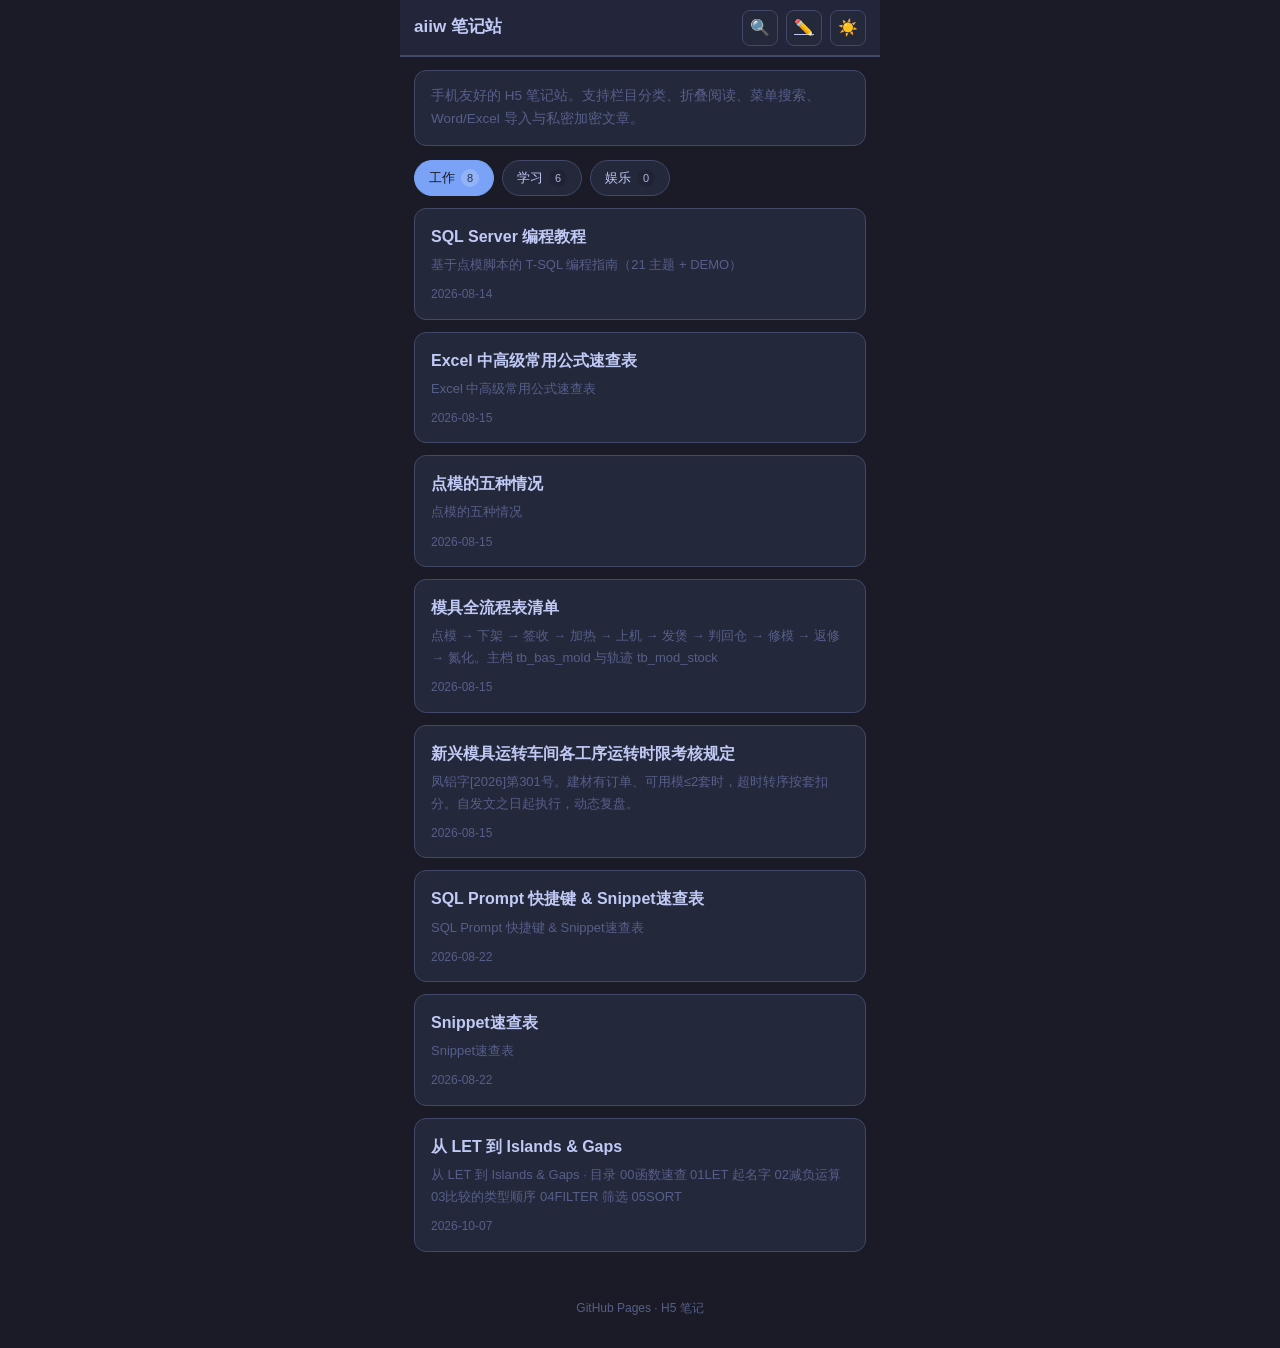
<file: index.html>
<!DOCTYPE html>
<html lang="zh-CN" data-theme="dark">
<head>
  <meta charset="UTF-8" />
  <meta name="viewport" content="width=device-width, initial-scale=1.0, maximum-scale=1.0, user-scalable=no" />
  <title>笔记内容站</title>
  <link rel="stylesheet" href="assets/theme.css?v=20260814b" />
</head>
<body>
  <header class="header">
    <h1 id="site-title">笔记内容站</h1>
    <div class="header-actions">
      <button class="header-btn" id="search-toggle" onclick="toggleSearch()" title="搜索">🔍</button>
      <a class="header-btn" href="admin/" title="管理">✏️</a>
      <button class="header-btn" id="theme-toggle" onclick="toggleTheme()">🌙</button>
    </div>
  </header>
  <div class="search-box" id="search-box">
    <input class="search-input" id="search-input" placeholder="搜索当前栏目…" oninput="filterMenu(this.value)" />
  </div>
  <div class="container">
    <div class="intro-card" id="site-intro">加载菜单中…</div>
    <div class="cat-tabs" id="cat-tabs"></div>
    <div id="menu-list"></div>
    <div id="menu-empty" class="intro-card hidden">该栏目暂无笔记</div>
  </div>
  <div class="footer">GitHub Pages · H5 笔记</div>
  <script src="assets/reader.js?v=20260814b"></script>
  <script>
    let menuItems = [];
    let categories = [];
    let activeCat = "";
    const CAT_KEY = "notes-h5-active-cat";

    function defaultCategories() {
      return [
        { id: "work", name: "工作", order: 1 },
        { id: "study", name: "学习", order: 2 },
        { id: "fun", name: "娱乐", order: 3 }
      ];
    }

    function resolveCategories(menu) {
      let cats = (menu.categories || []).slice().sort((a, b) => (a.order || 0) - (b.order || 0));
      if (!cats.length) cats = defaultCategories();
      return cats;
    }

    function switchCategory(id) {
      activeCat = id;
      localStorage.setItem(CAT_KEY, id);
      renderTabs();
      renderList();
      const input = document.getElementById("search-input");
      if (input) filterMenu(input.value || "");
    }

    function renderTabs() {
      const box = document.getElementById("cat-tabs");
      if (!box) return;
      box.innerHTML = categories.map((c) => {
        const count = menuItems.filter((x) => (x.category || categories[0].id) === c.id).length;
        return `<button type="button" class="cat-tab ${c.id === activeCat ? "active" : ""}" onclick="switchCategory('${c.id}')">${c.name}<span class="cat-count">${count}</span></button>`;
      }).join("");
    }

    function renderList() {
      const list = document.getElementById("menu-list");
      const filtered = menuItems.filter((x) => (x.category || (categories[0] && categories[0].id)) === activeCat);
      if (!filtered.length) {
        list.innerHTML = "";
        const empty = document.getElementById("menu-empty");
        empty.classList.remove("hidden");
        empty.textContent = "该栏目暂无笔记";
        return;
      }
      document.getElementById("menu-empty").classList.add("hidden");
      list.innerHTML = filtered.map((it) => {
        const search = [it.title, it.desc, it.id].filter(Boolean).join(" ");
        const lock = it.private ? " 🔒" : "";
        return `
          <div class="menu-card post-card" data-search="${String(search).replace(/"/g, "&quot;")}">
            <a href="post.html?id=${encodeURIComponent(it.id)}">
              <div class="menu-title">${it.title || it.id}${lock}</div>
              <div class="menu-desc">${it.desc || ""}</div>
              <div class="menu-meta">${it.updated || ""}${it.private ? " · 私密" : ""}</div>
            </a>
          </div>`;
      }).join("");
    }

    window.filterMenu = function (q) {
      q = (q || "").trim().toLowerCase();
      const cards = document.querySelectorAll("#menu-list .menu-card");
      let shown = 0;
      cards.forEach((el) => {
        const hay = (el.getAttribute("data-search") || "").toLowerCase();
        const ok = !q || hay.includes(q);
        el.classList.toggle("hidden", !ok);
        if (ok) shown++;
      });
      const empty = document.getElementById("menu-empty");
      if (empty) {
        const hasCards = cards.length > 0;
        empty.classList.toggle("hidden", shown > 0 || !hasCards);
        if (hasCards && shown === 0) empty.textContent = "没有匹配的笔记";
        else if (!hasCards) empty.textContent = "该栏目暂无笔记";
      }
    };

    async function boot() {
      try {
        const menu = await loadJSON("content/menu.json");
        document.getElementById("site-title").textContent = menu.siteTitle || "笔记内容站";
        document.getElementById("site-intro").textContent = menu.siteIntro || "";
        categories = resolveCategories(menu);
        menuItems = (menu.items || []).filter((x) => x.enabled !== false);
        const saved = localStorage.getItem(CAT_KEY);
        activeCat = (saved && categories.some((c) => c.id === saved))
          ? saved
          : ((categories[0] && categories[0].id) || "study");
        if (!menuItems.length) {
          document.getElementById("menu-list").innerHTML = '<div class="intro-card">还没有内容，请打开右上角管理后台发布。</div>';
          document.getElementById("cat-tabs").innerHTML = "";
          return;
        }
        renderTabs();
        renderList();
      } catch (e) {
        document.getElementById("site-intro").textContent = "菜单加载失败：" + e.message;
      }
    }
    boot();
  </script>
</body>
</html>
</file>
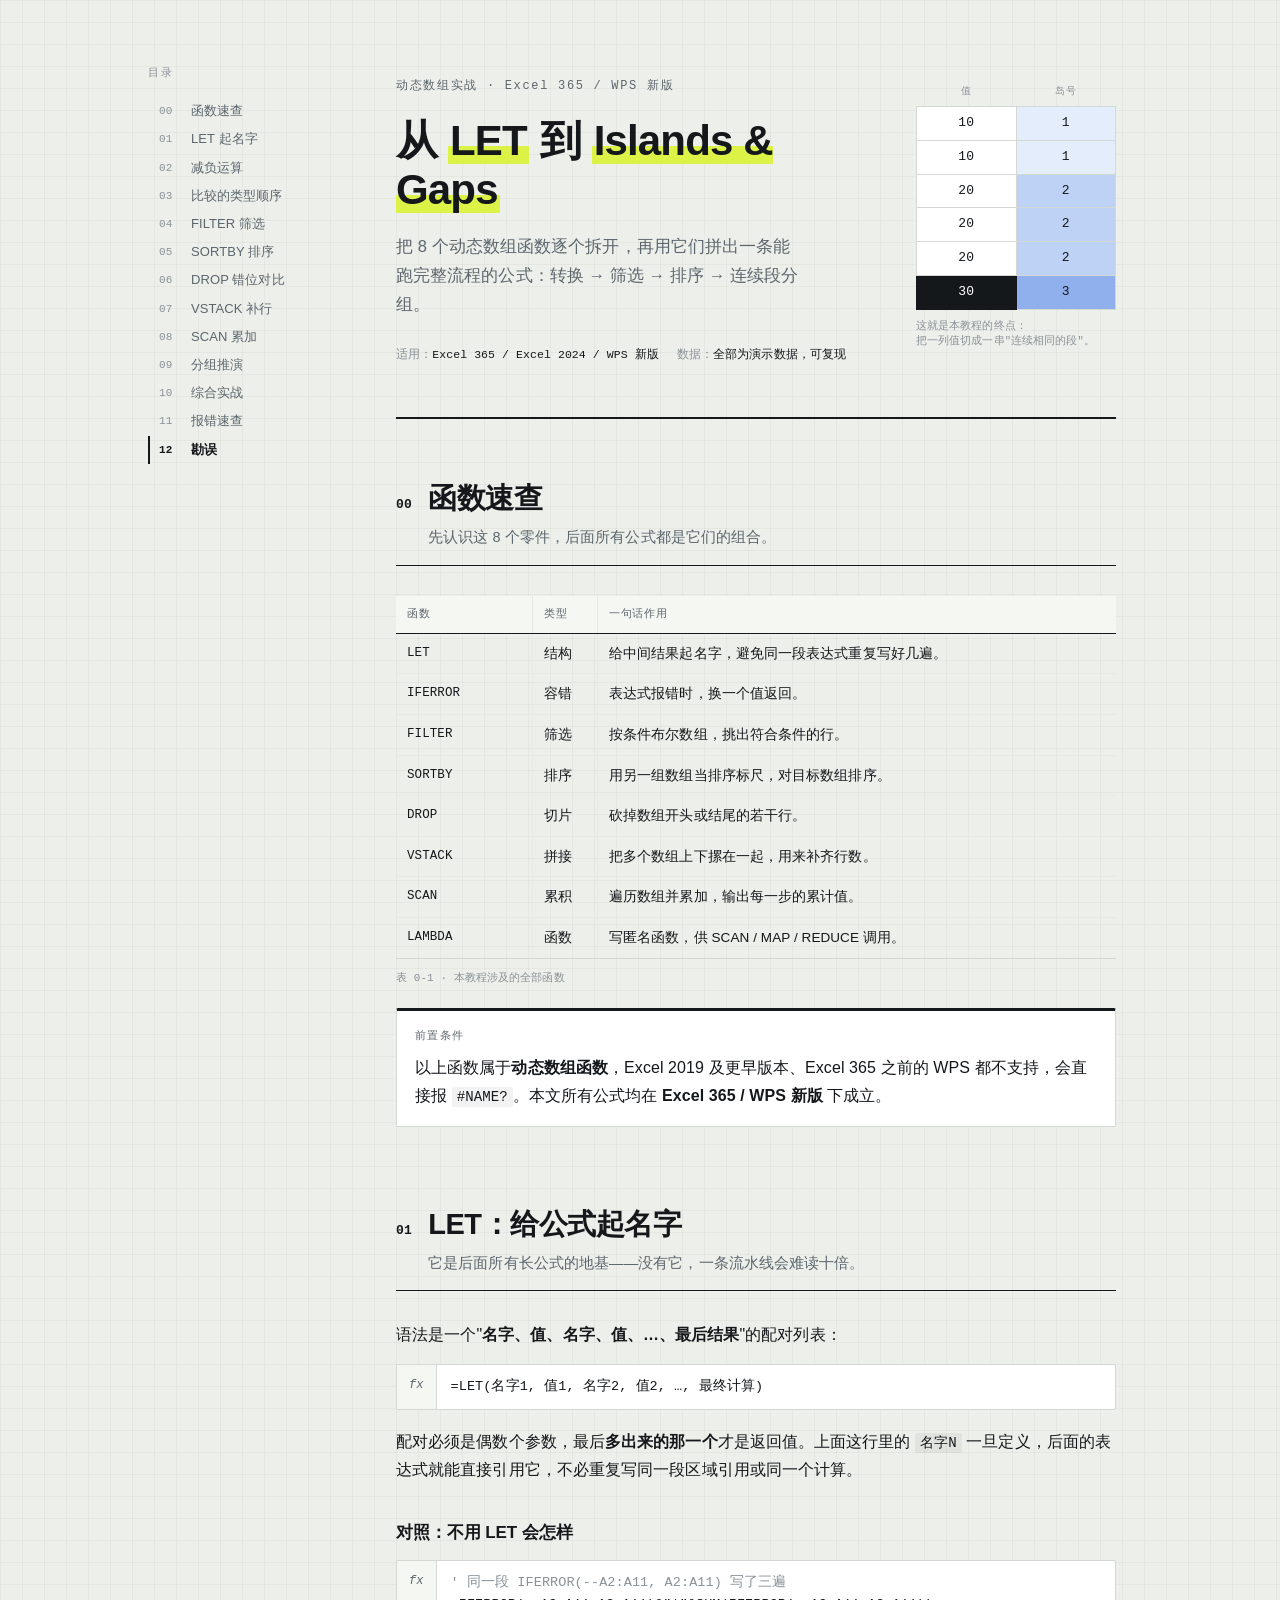
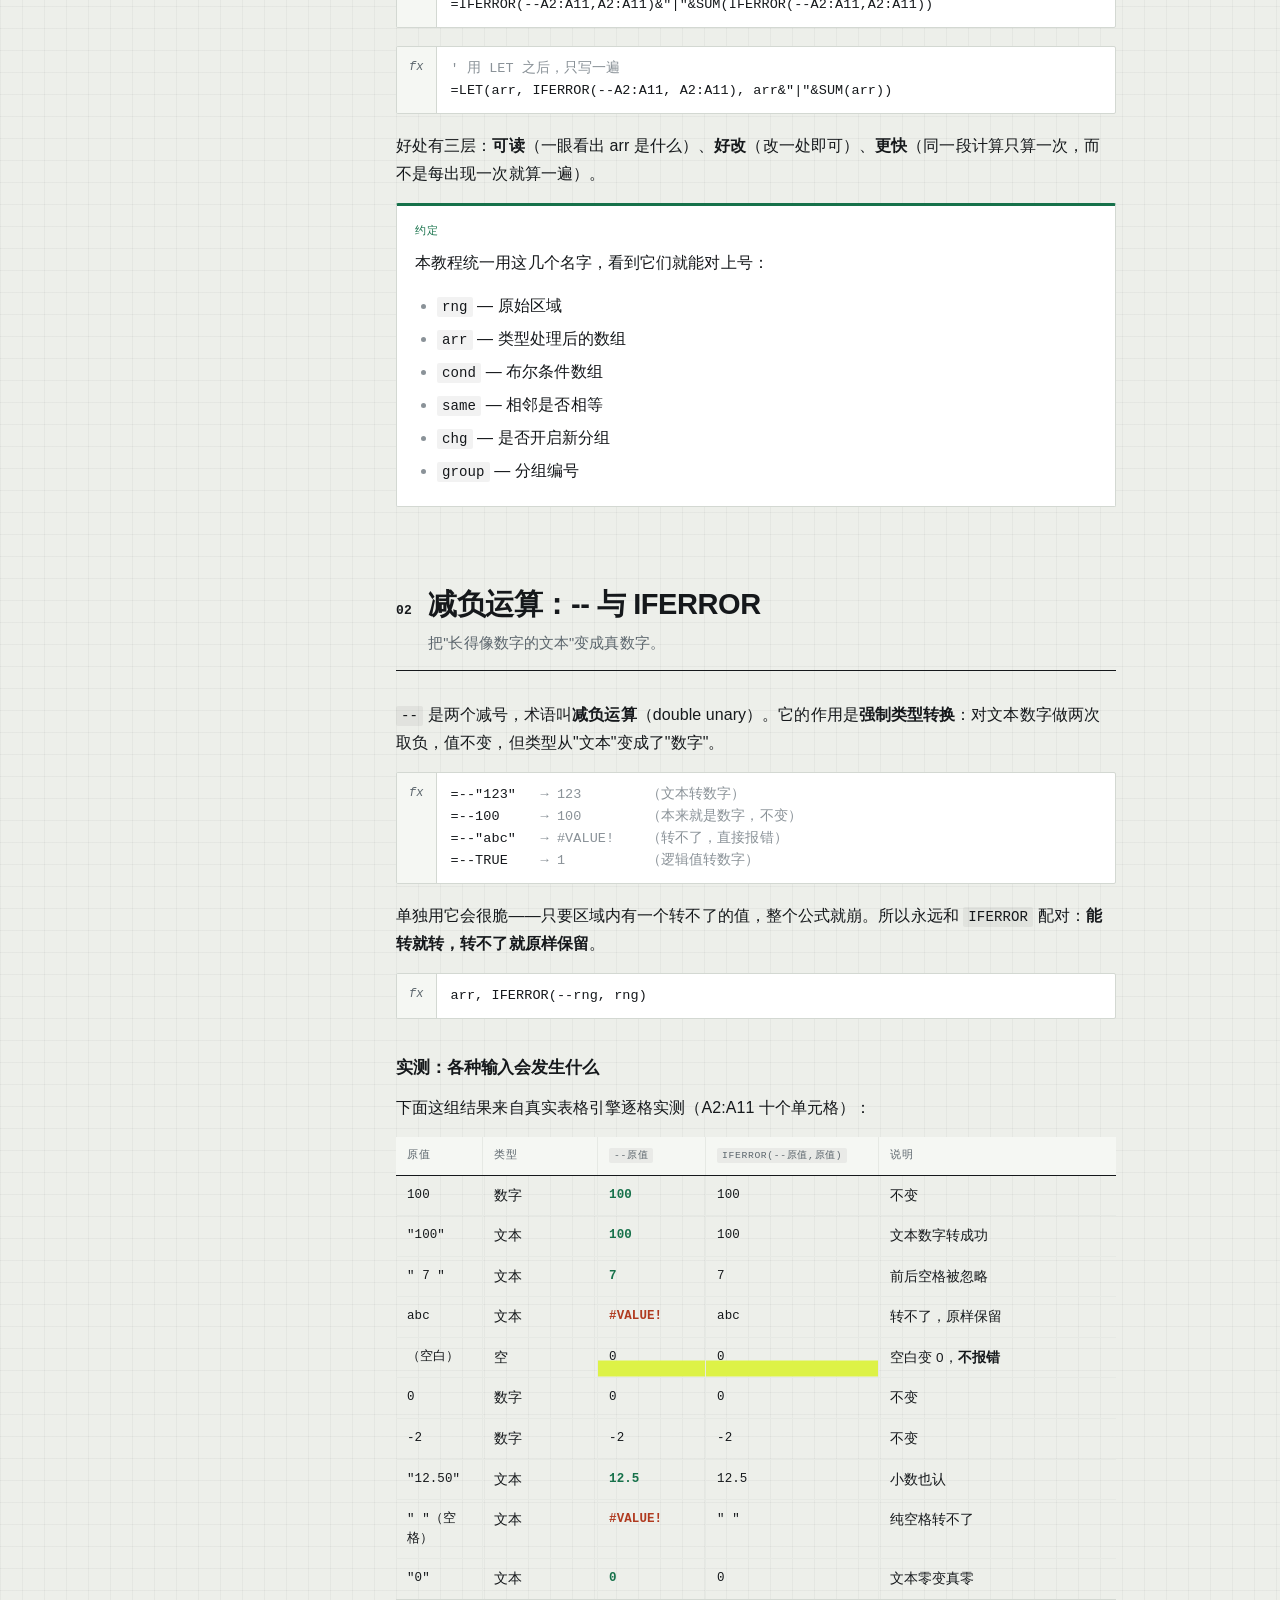
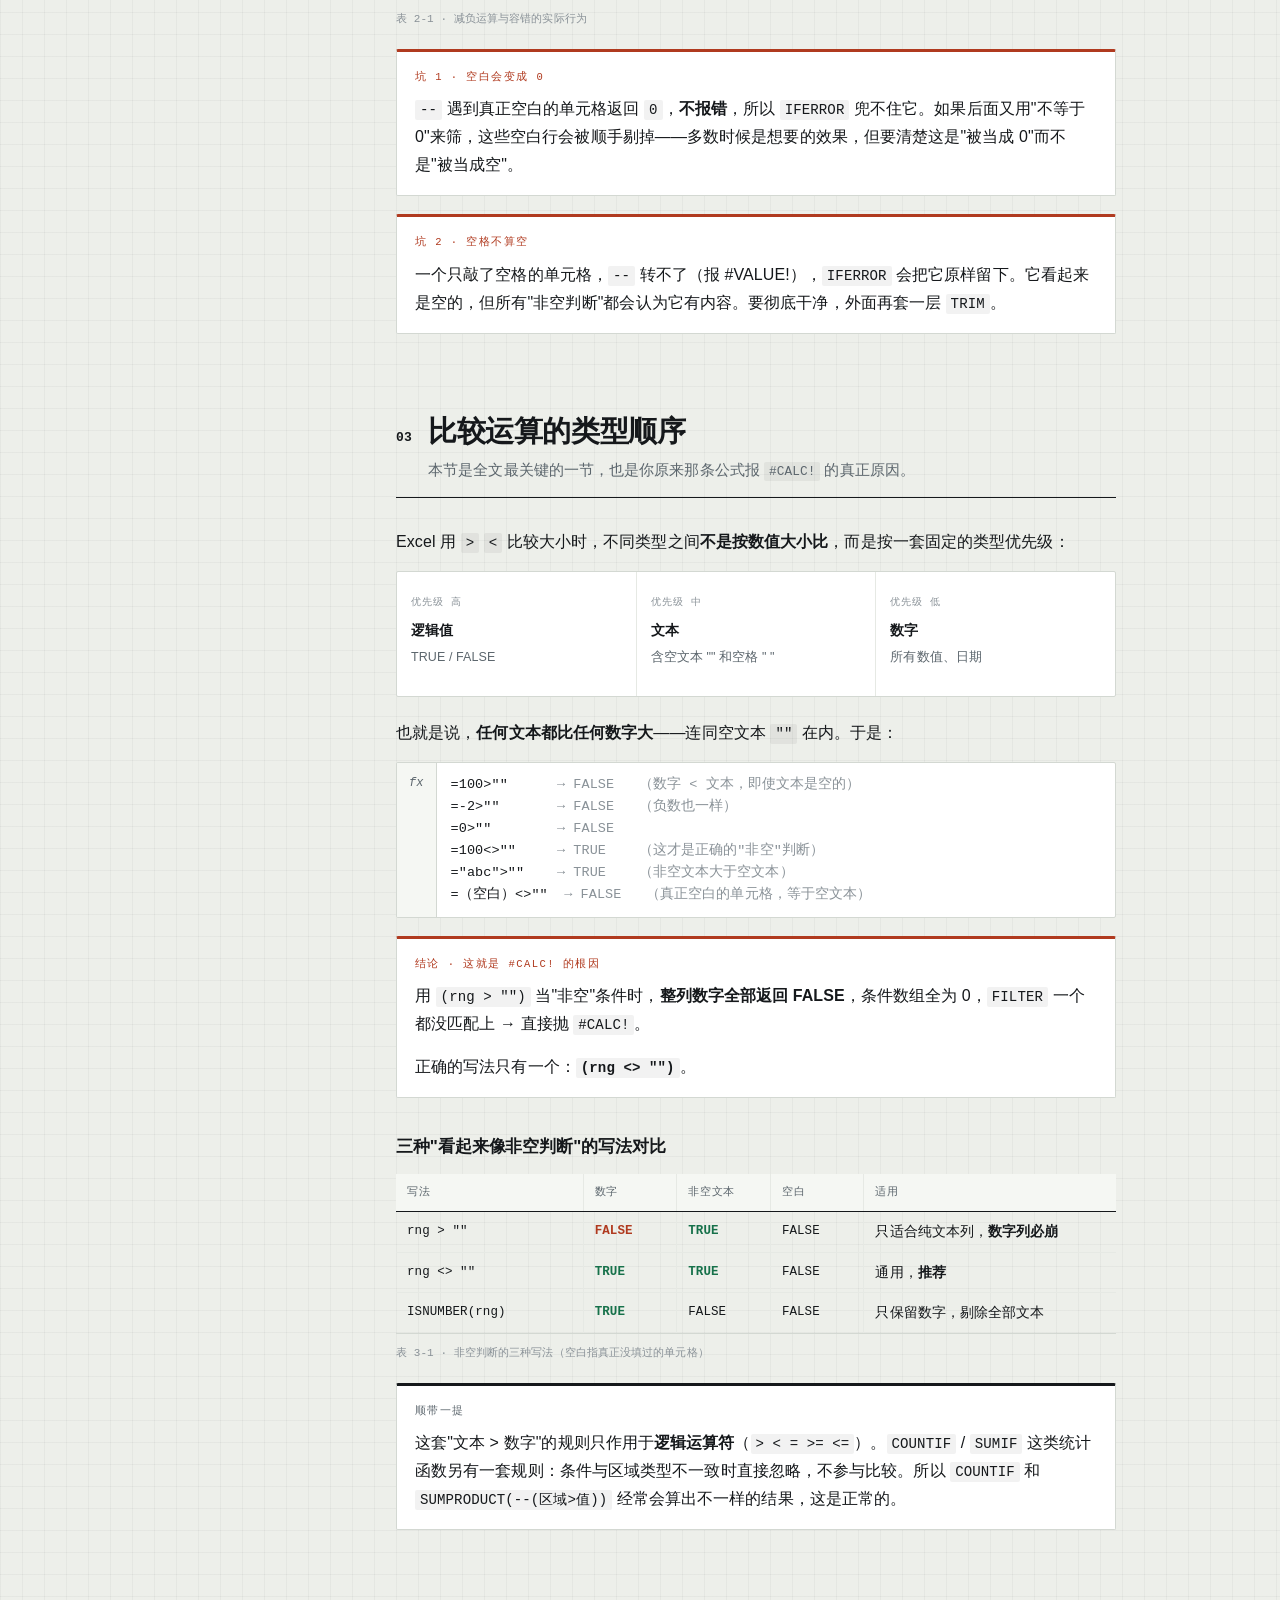
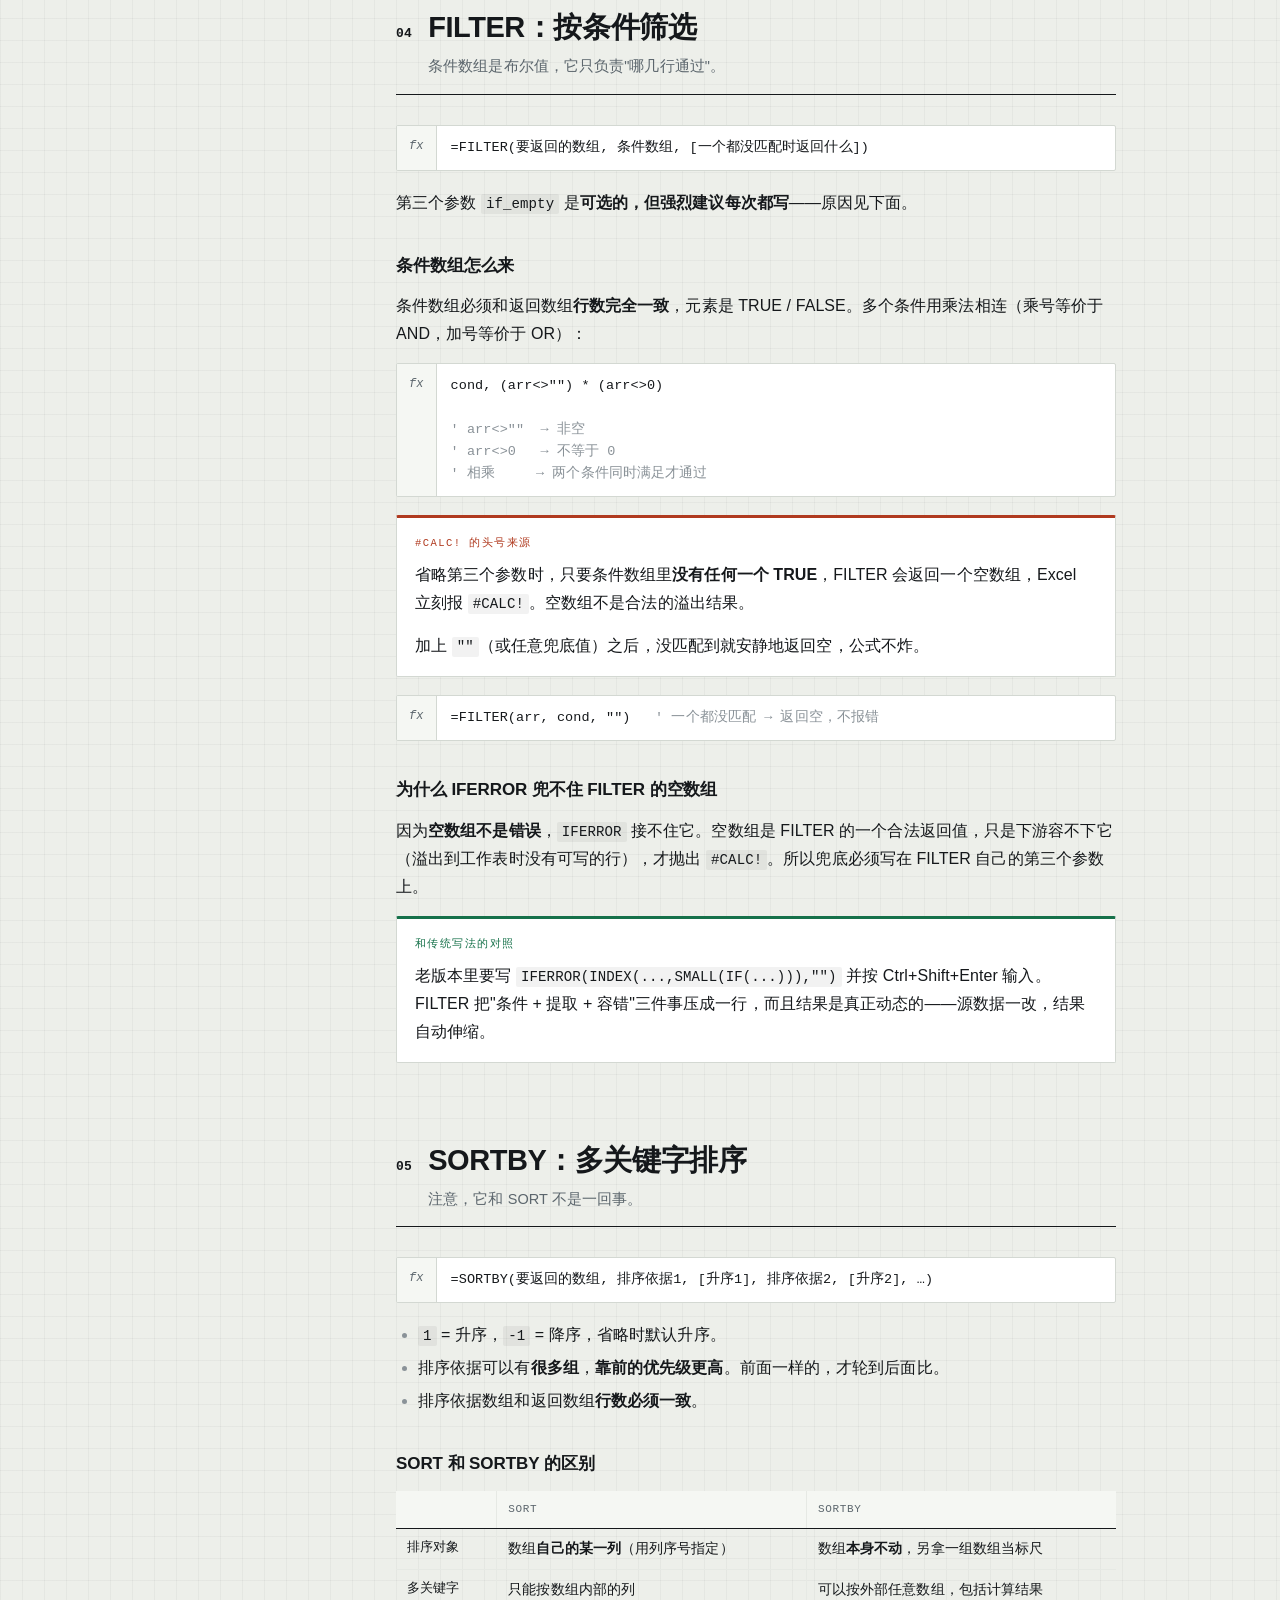
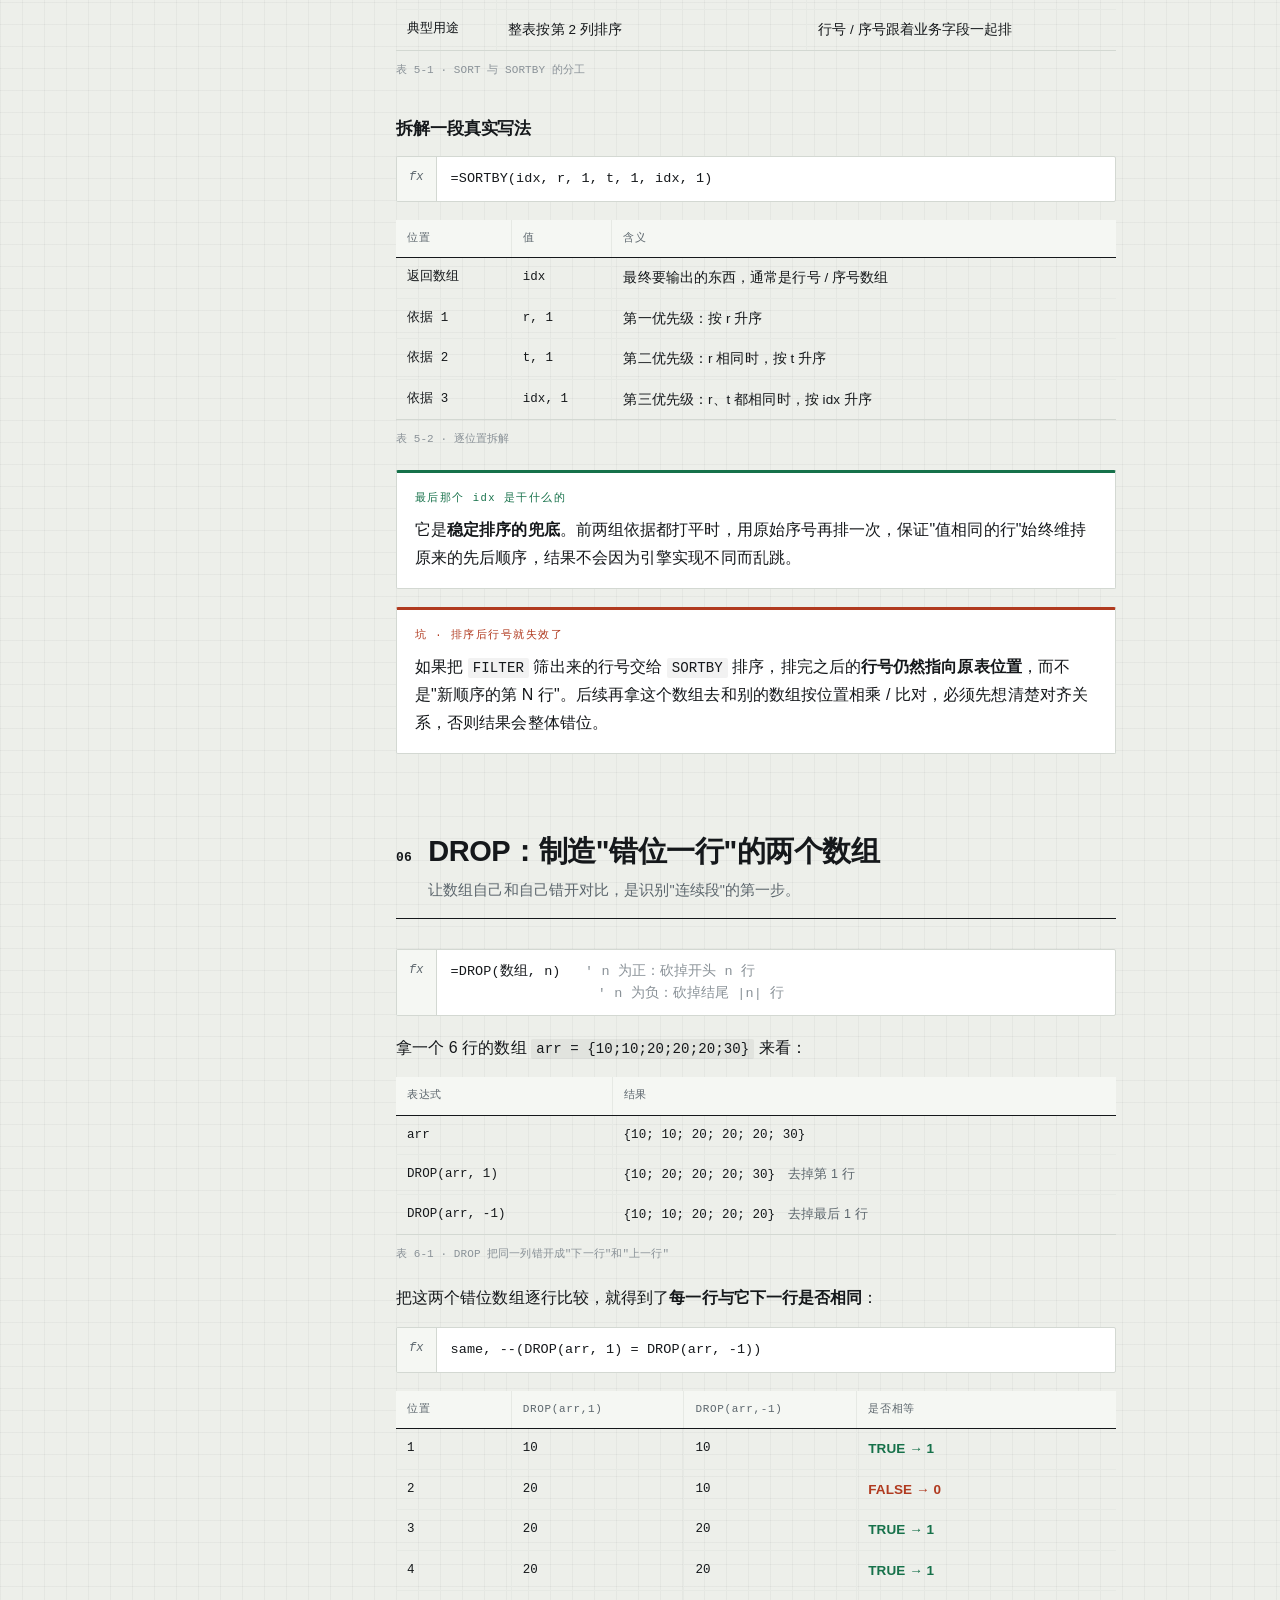
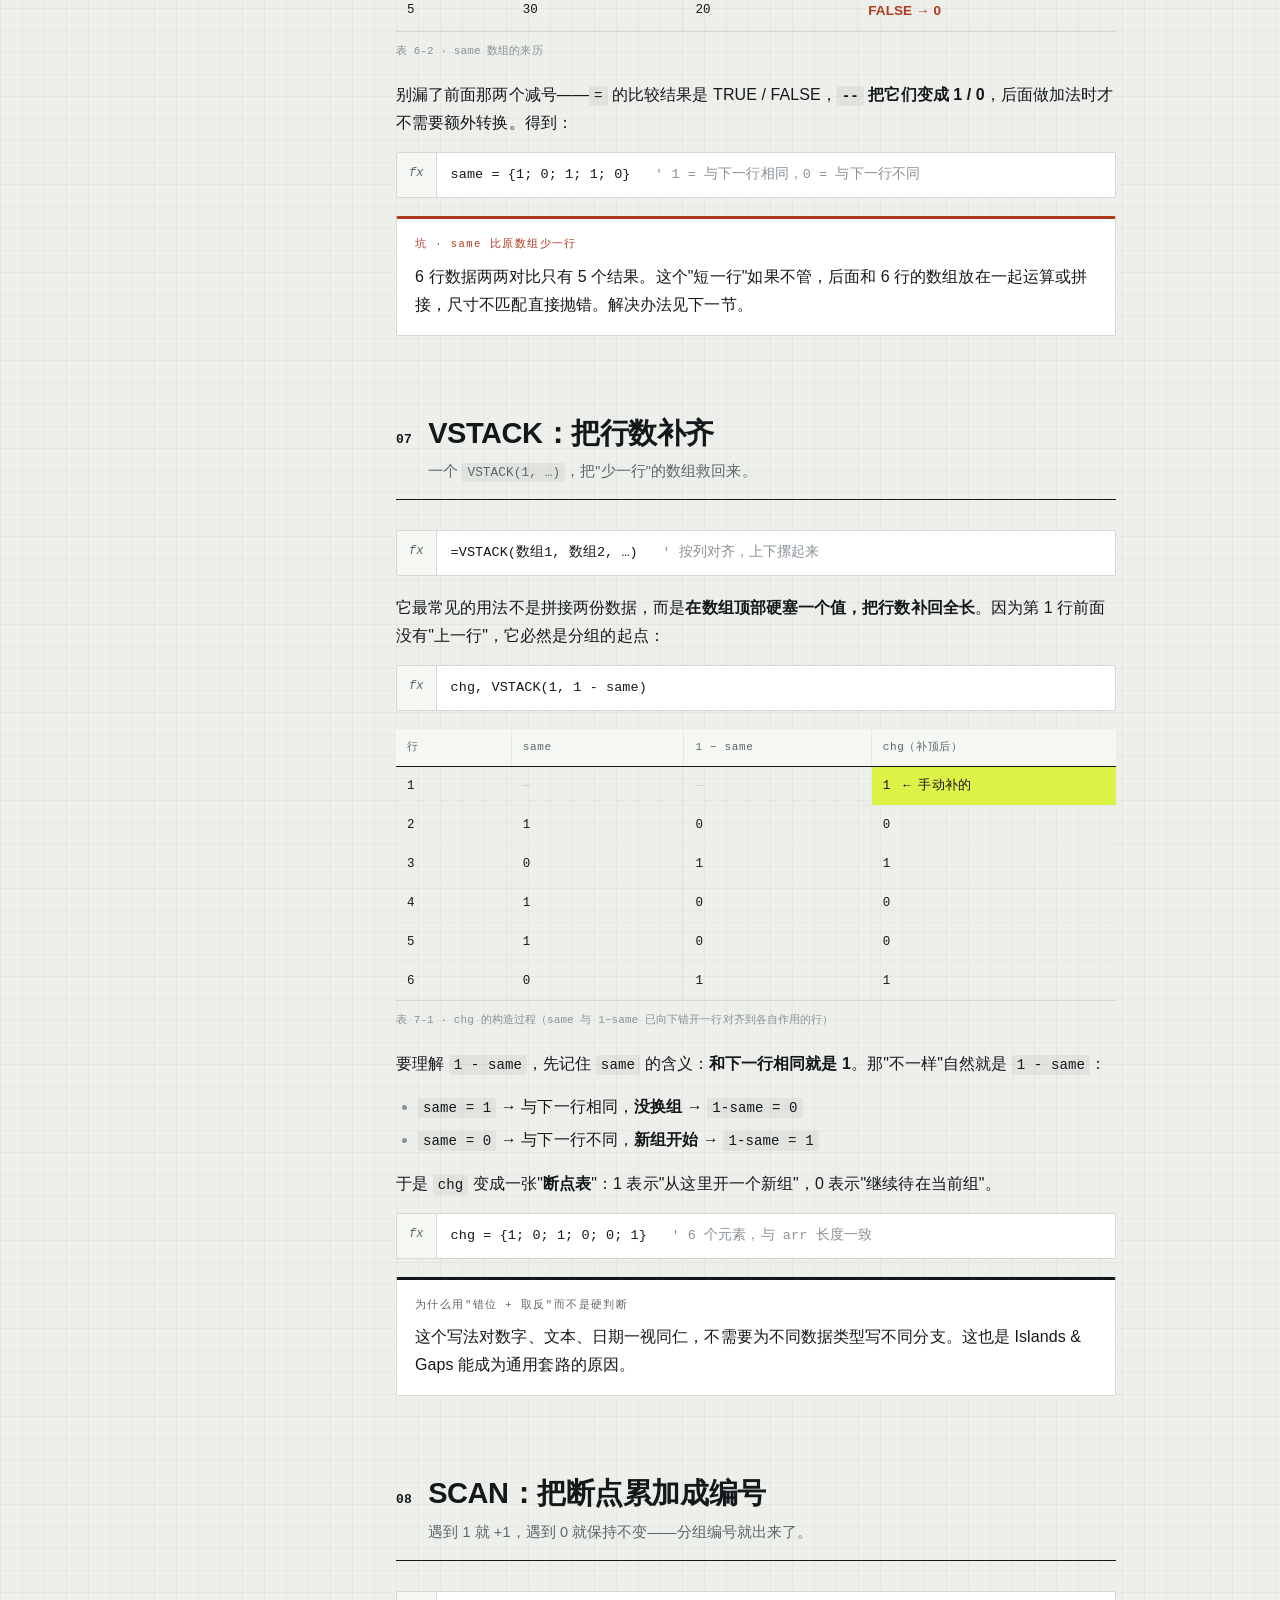
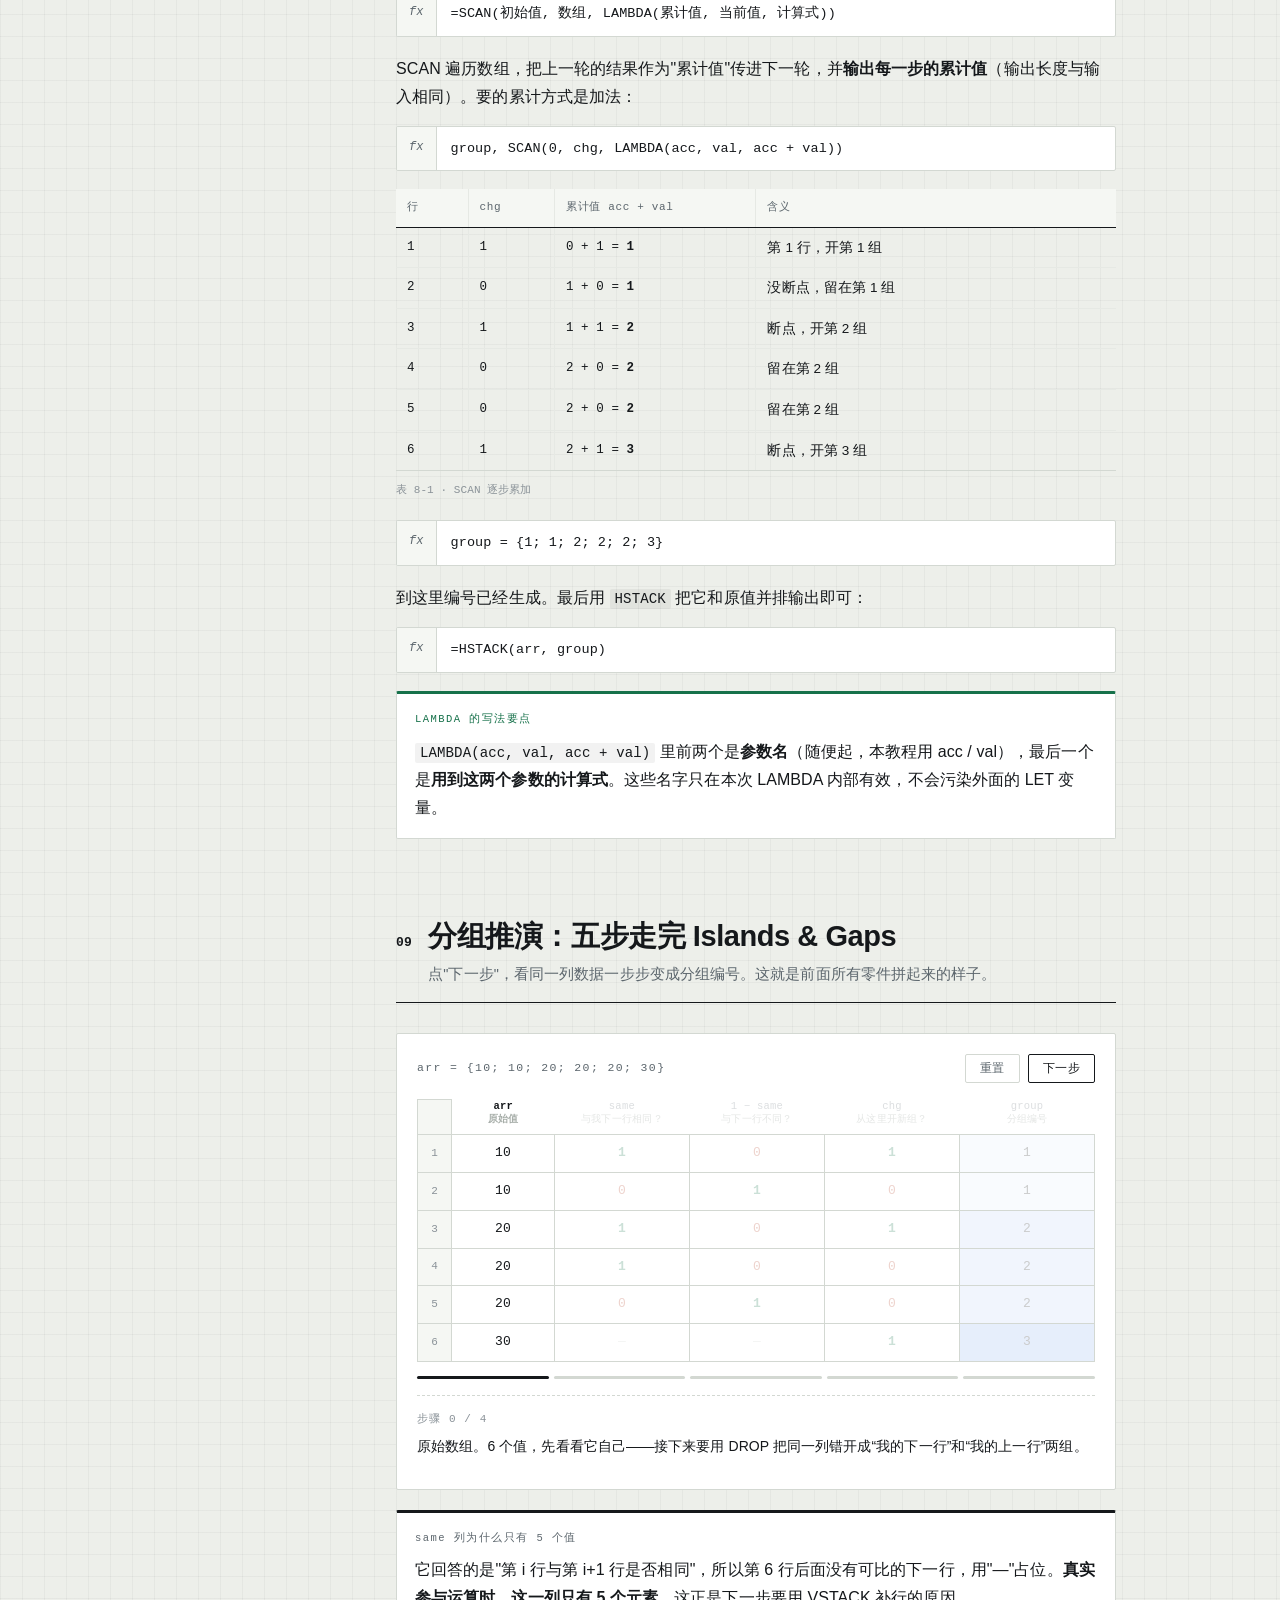
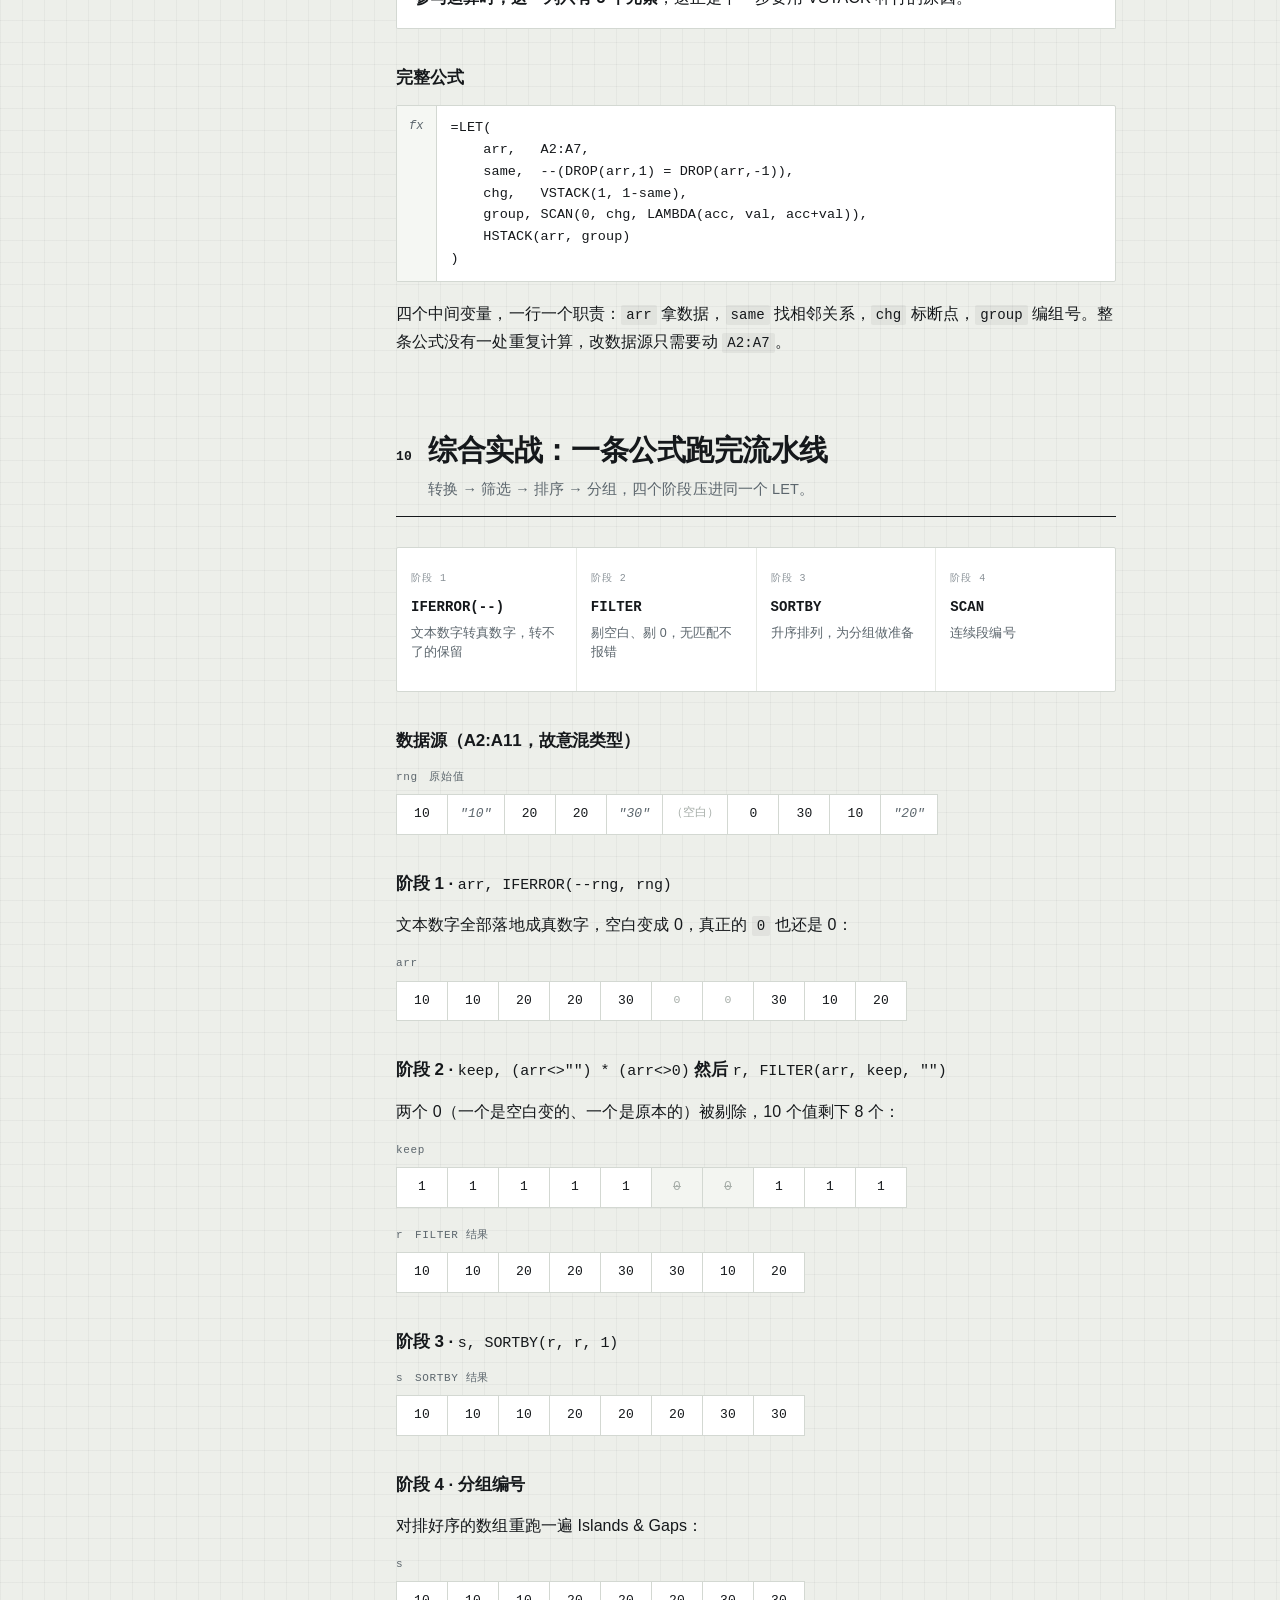
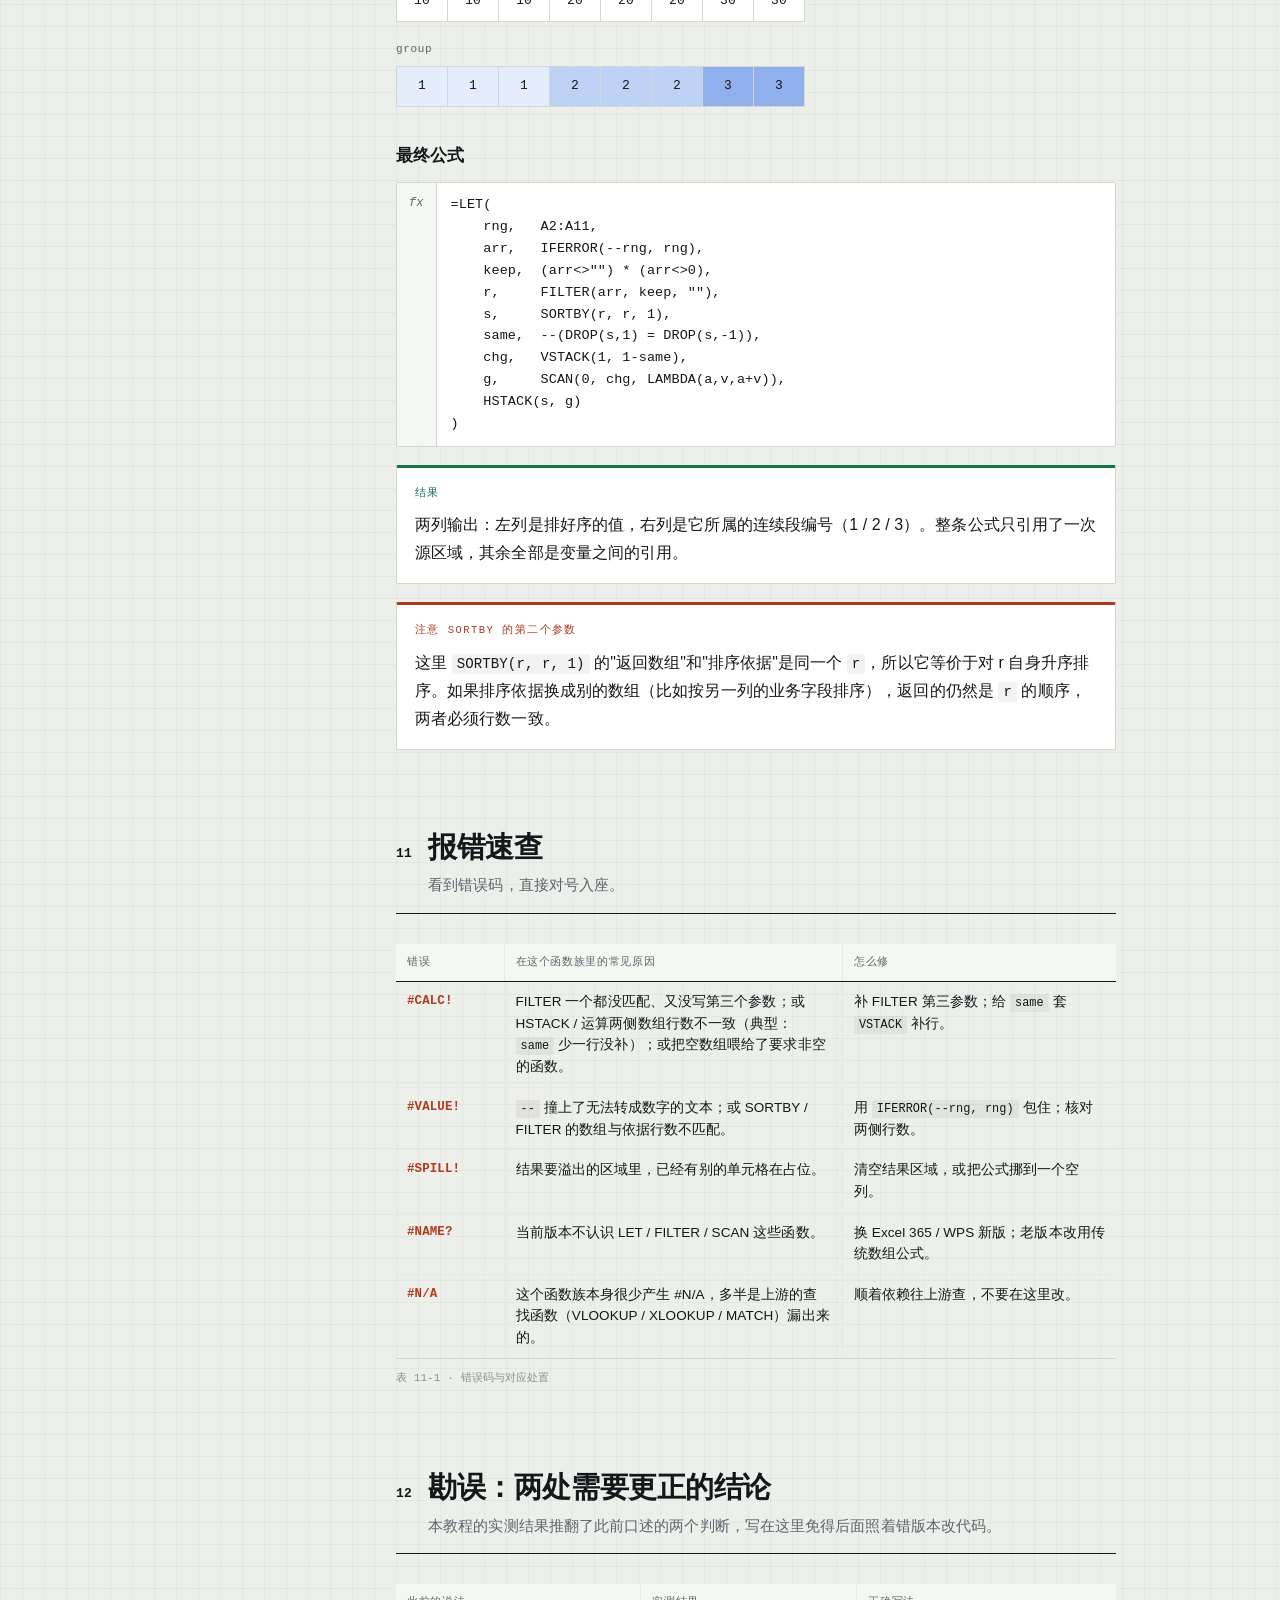
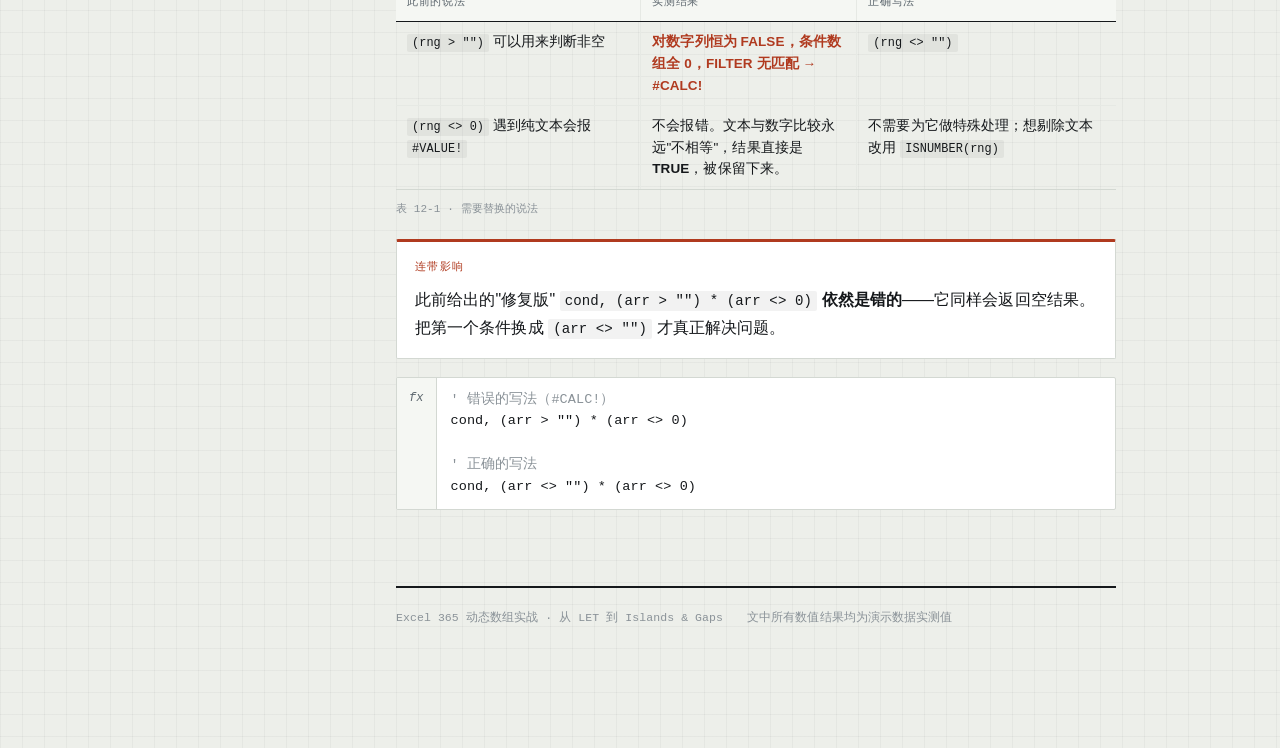
<file: Excel动态数组函数教程.html>
<!DOCTYPE html>
<html lang="zh-CN">
<head>
<meta charset="UTF-8">
<meta name="viewport" content="width=device-width, initial-scale=1">
<title>Excel 365 动态数组实战：从 LET 到 Islands &amp; Gaps</title>
<link rel="icon" href="data:image/svg+xml,%3Csvg xmlns='http://www.w3.org/2000/svg' viewBox='0 0 32 32'%3E%3Crect width='32' height='32' fill='%23EDEFEA'/%3E%3Crect x='3' y='3' width='12' height='12' fill='%2315181B'/%3E%3Crect x='17' y='3' width='12' height='12' fill='none' stroke='%2315181B' stroke-width='2'/%3E%3Crect x='3' y='17' width='12' height='12' fill='none' stroke='%2315181B' stroke-width='2'/%3E%3Crect x='17' y='17' width='12' height='12' fill='%23DDF247'/%3E%3C/svg%3E">
<link rel="stylesheet" href="https://miaoda.feishu.cn/fonts/css2?family=Noto+Sans+SC:wght@400;500;700;900&family=JetBrains+Mono:wght@400;500;700&display=swap">
<style>
:root{
  --paper:#EDEFEA;
  --card:#FFFFFF;
  --ink:#15181B;
  --ink2:#5C666D;
  --ink3:#8A9298;
  --rule:#D3D8D2;
  --rule2:#E6E9E4;
  --hl:#DDF247;
  --ok:#16714A;
  --bad:#B03A1F;
  --isl1:#E4EDFB;
  --isl2:#BDD2F5;
  --isl3:#8FB0EC;
  --mono:"JetBrains Mono",ui-monospace,SFMono-Regular,Menlo,Consolas,"Courier New",monospace;
  --sans:"Noto Sans SC",-apple-system,BlinkMacSystemFont,"PingFang SC","Microsoft YaHei",sans-serif;
}
*{box-sizing:border-box}
html{-webkit-text-size-adjust:100%}
body{
  margin:0;
  font-family:var(--sans);
  color:var(--ink);
  background-color:var(--paper);
  background-image:
    linear-gradient(rgba(21,24,27,.038) 1px,transparent 1px),
    linear-gradient(90deg,rgba(21,24,27,.038) 1px,transparent 1px);
  background-size:22px 22px;
  font-size:16px;
  line-height:1.75;
  letter-spacing:.005em;
}
::selection{background:var(--hl);color:var(--ink)}

/* ---------- 布局骨架 ---------- */
.shell{max-width:1040px;margin:0 auto;padding:0 28px 120px;display:grid;grid-template-columns:1fr;gap:0}
@media(min-width:1100px){
  .shell{grid-template-columns:180px minmax(0,1fr);column-gap:52px}
  .toc{display:block!important}
  main{margin:0}
}
main{min-width:0;width:100%;max-width:720px;margin:0 auto}

/* ---------- 目录 ---------- */
.toc{display:none;position:sticky;top:0;align-self:start;padding-top:64px;font-size:13px}
.toc-t{font-family:var(--mono);font-size:11px;letter-spacing:.16em;color:var(--ink3);text-transform:uppercase;margin:0 0 14px}
.toc a{display:grid;grid-template-columns:26px 1fr;gap:6px;padding:5px 0;color:var(--ink2);text-decoration:none;border-left:2px solid transparent;padding-left:9px;line-height:1.4}
.toc a .n{font-family:var(--mono);font-size:11px;color:var(--ink3);padding-top:2px}
.toc a:hover{color:var(--ink)}
.toc a.on{color:var(--ink);border-left-color:var(--ink);font-weight:700}
.toc a.on .n{color:var(--ink)}

/* ---------- Hero ---------- */
.hero{padding:76px 0 52px;border-bottom:2px solid var(--ink);display:grid;gap:34px}
@media(min-width:820px){.hero{grid-template-columns:minmax(0,1fr) 200px;align-items:end;gap:32px}}
.hero-kicker{font-family:var(--mono);font-size:12px;letter-spacing:.14em;color:var(--ink2);margin:0 0 20px}
.hero h1{font-size:clamp(29px,4.4vw,42px);line-height:1.16;font-weight:900;letter-spacing:-.02em;margin:0 0 18px}
.hero h1 .u{background:linear-gradient(transparent 62%,var(--hl) 62%);padding:0 2px}
.hero p.lead{margin:0;font-size:16.5px;color:var(--ink2);max-width:44ch}
.hero-meta{margin-top:26px;display:flex;flex-wrap:wrap;gap:8px 18px;font-family:var(--mono);font-size:11.5px;color:var(--ink3)}
.hero-meta b{color:var(--ink);font-weight:500}
.hero-viz{align-self:end}

/* ---------- 迷你格子 ---------- */
.mini{width:100%;border-collapse:collapse;font-family:var(--mono);font-size:13px;table-layout:fixed}
.mini th{font-family:var(--mono);font-size:10px;letter-spacing:.1em;color:var(--ink3);font-weight:400;text-align:center;padding:0 0 6px;border-bottom:1px solid var(--rule)}
.mini td{border:1px solid var(--rule);text-align:center;padding:5px 0;background:var(--card)}
.mini td.k{background:var(--ink);color:#fff;border-color:var(--ink)}
.mini td.g1{background:var(--isl1)}
.mini td.g2{background:var(--isl2)}
.mini td.g3{background:var(--isl3)}
.mini-cap{font-family:var(--mono);font-size:10.5px;color:var(--ink3);margin-top:9px;line-height:1.5}

/* ---------- 章节 ---------- */
section{padding:62px 0 0;scroll-margin-top:16px}
.sec-h{border-bottom:1px solid var(--ink);padding-bottom:14px;margin-bottom:30px;display:grid;grid-template-columns:auto 1fr;column-gap:16px;align-items:baseline}
.sec-n{font-family:var(--mono);font-size:13px;font-weight:700;color:var(--ink);grid-row:1;letter-spacing:.02em}
.sec-h h2{font-size:clamp(22px,2.8vw,29px);line-height:1.24;font-weight:900;letter-spacing:-.015em;margin:0;grid-column:2;grid-row:1}
.sec-sub{grid-column:2;grid-row:2;margin:8px 0 0;color:var(--ink2);font-size:14.5px;max-width:100%}
h3{font-size:17px;font-weight:700;margin:34px 0 12px;letter-spacing:-.005em}
h3 .m{font-family:var(--mono);font-size:15px;font-weight:500}
p{margin:0 0 15px;max-width:100%}
ul,ol{margin:0 0 16px;padding-left:22px;max-width:100%}
li{margin:5px 0}
li::marker{color:var(--ink3)}
code{font-family:var(--mono);font-size:.88em;background:rgba(21,24,27,.055);padding:2px 5px;border-radius:2px}
strong{font-weight:700}
.hl{background:linear-gradient(transparent 58%,var(--hl) 58%);padding:0 1px}
.ok{color:var(--ok);font-weight:700}
.bad{color:var(--bad);font-weight:700}

/* ---------- 公式条 ---------- */
.fbar{display:grid;grid-template-columns:auto minmax(0,1fr);background:var(--card);border:1px solid var(--rule);margin:0 0 18px;border-radius:2px;overflow:hidden}
.fbar .fx{font-family:var(--mono);font-size:12px;font-style:italic;color:var(--ink2);background:#F5F7F3;border-right:1px solid var(--rule);padding:11px 12px;line-height:1.6;user-select:none}
.fbar code{background:none;padding:11px 14px;font-size:13.5px;white-space:pre;overflow-x:auto;line-height:1.62;display:block}
.fbar .cm{color:var(--ink3)}

/* ---------- 表格 ---------- */
.tw{overflow-x:auto;margin:0 0 18px}
table.tb{border-collapse:collapse;width:100%;font-size:13.5px;table-layout:fixed;min-width:520px}
table.tb th{font-family:var(--mono);font-size:11px;font-weight:500;letter-spacing:.06em;color:var(--ink2);text-align:left;background:#F5F7F3;border-bottom:1.5px solid var(--ink);border-right:1px solid var(--rule2);padding:9px 11px}
table.tb td{border-bottom:1px solid var(--rule2);border-right:1px solid var(--rule2);padding:9px 11px;vertical-align:top;line-height:1.6}
table.tb th:last-child,table.tb td:last-child{border-right:none}
table.tb td.m{font-family:var(--mono);font-size:12.5px}
table.tb tr:last-child td{border-bottom:1px solid var(--rule)}
.tb-cap{font-family:var(--mono);font-size:11px;color:var(--ink3);margin:-8px 0 20px}

/* ---------- 数组步进表 ---------- */
.lab{background:var(--card);border:1px solid var(--rule);border-radius:2px;padding:20px 20px 18px;margin:0 0 20px}
.lab-top{display:flex;flex-wrap:wrap;gap:12px;align-items:center;justify-content:space-between;margin-bottom:16px}
.lab-title{font-family:var(--mono);font-size:11.5px;letter-spacing:.12em;color:var(--ink2)}
.lab-ctl{display:flex;gap:8px}
.btn{font-family:var(--mono);font-size:11.5px;letter-spacing:.04em;border:1px solid var(--ink);background:var(--card);color:var(--ink);padding:6px 14px;border-radius:2px;cursor:pointer;transition:background .14s,color .14s}
.btn:hover{background:var(--ink);color:#fff}
.btn:focus-visible{outline:2px solid var(--ink);outline-offset:2px}
.btn[disabled]{opacity:.32;cursor:not-allowed}
.btn[disabled]:hover{background:var(--card);color:var(--ink)}
.btn.ghost{border-color:var(--rule);color:var(--ink2)}
.btn.ghost:hover{background:#F0F2EE;color:var(--ink)}

.agrid{width:100%;border-collapse:collapse;table-layout:fixed;font-family:var(--mono);font-size:13px}
.agrid th{font-family:var(--mono);font-size:10.5px;font-weight:400;letter-spacing:.02em;color:var(--ink3);padding:0 0 8px;text-align:center;border-bottom:1px solid var(--rule);vertical-align:bottom;line-height:1.35}
.agrid th .sub{display:block;font-size:9.5px;color:#A7AEA9}
.agrid th.on{color:var(--ink);font-weight:700}
.agrid td{border:1px solid var(--rule);text-align:center;padding:7px 2px;background:var(--card);transition:background .2s,color .2s,opacity .2s}
.agrid td.rowh,.agrid th.rowh{width:34px;border:1px solid var(--rule);background:#F5F7F3;color:var(--ink3);font-size:11px;text-align:center}
.agrid td.off{color:#C7CDC8;background:#FAFBF9}
.agrid td.col-off{opacity:.22}
.agrid td.t1{background:var(--isl1)}
.agrid td.t2{background:var(--isl2)}
.agrid td.t3{background:var(--isl3)}
.agrid td.cur{box-shadow:inset 0 0 0 2px var(--ink)}
.agrid td.true{color:var(--ok);font-weight:700}
.agrid td.false{color:var(--bad)}
.agrid td.dash{color:#C7CDC8}

.step-txt{margin:16px 0 0;font-size:14px;line-height:1.7;border-top:1px dashed var(--rule);padding-top:14px;min-height:76px}
.step-txt .stp{font-family:var(--mono);font-size:11px;letter-spacing:.1em;color:var(--ink3);display:block;margin-bottom:6px}
.progress{display:flex;gap:5px;margin:14px 0 0}
.progress i{height:3px;flex:1;background:var(--rule);border-radius:2px;transition:background .25s}
.progress i.done{background:var(--ink)}
.agrid th.col-off{opacity:.3}

/* ---------- 数组条 ---------- */
.pitem{margin:0 0 16px}
.plab{font-family:var(--mono);font-size:11px;letter-spacing:.06em;color:var(--ink2);display:block;margin-bottom:7px}
.arr{display:flex;width:max-content;font-family:var(--mono);font-size:13px}
.arr span{
  border:1px solid var(--rule);margin-left:-1px;
  padding:8px 12px;min-width:52px;text-align:center;
  background:var(--card);white-space:nowrap;
}
.arr span:first-child{margin-left:0}
.arr span.tx{color:var(--ink2);font-style:italic}
.arr span.bl{color:#A7AEA9;font-size:11.5px;padding-left:8px;padding-right:8px}
.arr span.kill{background:#F3F5F1;color:#A7AEA9;text-decoration:line-through}
.arr span.g1{background:var(--isl1)}
.arr span.g2{background:var(--isl2)}
.arr span.g3{background:var(--isl3)}
.arr span.mark{background:var(--hl)}

/* ---------- 提示块 ---------- */
.note{border:1px solid var(--rule);border-top:3px solid var(--ink);background:var(--card);border-radius:2px;padding:16px 18px;margin:0 0 18px}
.note .nt{font-family:var(--mono);font-size:10.5px;letter-spacing:.14em;color:var(--ink2);margin:0 0 9px;display:block}
.note p:last-child,.note ul:last-child{margin-bottom:0}
.note.warn{border-top-color:var(--bad)}
.note.warn .nt{color:var(--bad)}
.note.good{border-top-color:var(--ok)}
.note.good .nt{color:var(--ok)}

/* ---------- 管线图 ---------- */
.pipe{display:flex;flex-wrap:wrap;align-items:stretch;gap:0;margin:0 0 22px;border:1px solid var(--rule);background:var(--card);border-radius:2px;overflow:hidden}
.pipe .node{flex:1 1 0;min-width:120px;padding:14px 14px 15px;border-right:1px solid var(--rule2)}
.pipe .node:last-child{border-right:none}
.pipe .pi{font-family:var(--mono);font-size:10px;color:var(--ink3);letter-spacing:.1em}
.pipe .pf{font-family:var(--mono);font-size:14px;font-weight:700;margin:5px 0 4px}
.pipe .pd{font-size:12.5px;color:var(--ink2);line-height:1.5}
@media(max-width:700px){.pipe .node{flex:1 1 48%;border-bottom:1px solid var(--rule2)}}

/* ---------- 页脚 ---------- */
footer{margin-top:76px;border-top:2px solid var(--ink);padding-top:20px;font-family:var(--mono);font-size:11.5px;color:var(--ink3);display:flex;flex-wrap:wrap;gap:6px 24px}
@media(max-width:520px){
  .shell{padding:0 18px 80px}
  section{padding-top:48px}
  .hero{padding:52px 0 40px}
  .agrid{font-size:11.5px}
  .agrid th{font-size:9px}
  .agrid td.rowh,.agrid th.rowh{width:26px;font-size:10px}
  .btn{min-height:44px;min-width:64px;padding:10px 16px}
  .lab{padding:16px 14px 14px}
  .lab-top{gap:10px}
}
@media(prefers-reduced-motion:reduce){*{transition:none!important;animation:none!important}}
</style>
</head>
<body>
<div class="shell">

  <nav class="toc" aria-label="目录">
    <p class="toc-t">目录</p>
    <a href="#s0"><span class="n">00</span><span>函数速查</span></a>
    <a href="#s1"><span class="n">01</span><span>LET 起名字</span></a>
    <a href="#s2"><span class="n">02</span><span>减负运算</span></a>
    <a href="#s3"><span class="n">03</span><span>比较的类型顺序</span></a>
    <a href="#s4"><span class="n">04</span><span>FILTER 筛选</span></a>
    <a href="#s5"><span class="n">05</span><span>SORTBY 排序</span></a>
    <a href="#s6"><span class="n">06</span><span>DROP 错位对比</span></a>
    <a href="#s7"><span class="n">07</span><span>VSTACK 补行</span></a>
    <a href="#s8"><span class="n">08</span><span>SCAN 累加</span></a>
    <a href="#s9"><span class="n">09</span><span>分组推演</span></a>
    <a href="#s10"><span class="n">10</span><span>综合实战</span></a>
    <a href="#s11"><span class="n">11</span><span>报错速查</span></a>
    <a href="#s12"><span class="n">12</span><span>勘误</span></a>
  </nav>

  <main>
    <header class="hero">
      <div>
        <p class="hero-kicker">动态数组实战 · Excel 365 / WPS 新版</p>
        <h1>从 <span class="u">LET</span> 到 <span class="u">Islands &amp; Gaps</span></h1>
        <p class="lead">把 8 个动态数组函数逐个拆开，再用它们拼出一条能跑完整流程的公式：转换 → 筛选 → 排序 → 连续段分组。</p>
        <div class="hero-meta">
          <span>适用：<b>Excel 365 / Excel 2024 / WPS 新版</b></span>
          <span>数据：<b>全部为演示数据，可复现</b></span>
        </div>
      </div>
      <div class="hero-viz">
        <table class="mini" aria-label="原始值与分组编号示意">
          <colgroup><col style="width:50%"><col style="width:50%"></colgroup>
          <thead><tr><th>值</th><th>岛号</th></tr></thead>
          <tbody>
            <tr><td>10</td><td class="g1">1</td></tr>
            <tr><td>10</td><td class="g1">1</td></tr>
            <tr><td>20</td><td class="g2">2</td></tr>
            <tr><td>20</td><td class="g2">2</td></tr>
            <tr><td>20</td><td class="g2">2</td></tr>
            <tr><td class="k">30</td><td class="g3">3</td></tr>
          </tbody>
        </table>
        <p class="mini-cap">这就是本教程的终点：<br>把一列值切成一串"连续相同的段"。</p>
      </div>
    </header>

    <!-- ===== 00 函数速查 ===== -->
    <section id="s0">
      <div class="sec-h">
        <span class="sec-n">00</span>
        <h2>函数速查</h2>
        <p class="sec-sub">先认识这 8 个零件，后面所有公式都是它们的组合。</p>
      </div>
      <div class="tw">
        <table class="tb">
          <colgroup><col style="width:19%"><col style="width:9%"><col style="width:72%"></colgroup>
          <thead><tr><th>函数</th><th>类型</th><th>一句话作用</th></tr></thead>
          <tbody>
            <tr><td class="m">LET</td><td>结构</td><td>给中间结果起名字，避免同一段表达式重复写好几遍。</td></tr>
            <tr><td class="m">IFERROR</td><td>容错</td><td>表达式报错时，换一个值返回。</td></tr>
            <tr><td class="m">FILTER</td><td>筛选</td><td>按条件布尔数组，挑出符合条件的行。</td></tr>
            <tr><td class="m">SORTBY</td><td>排序</td><td>用另一组数组当排序标尺，对目标数组排序。</td></tr>
            <tr><td class="m">DROP</td><td>切片</td><td>砍掉数组开头或结尾的若干行。</td></tr>
            <tr><td class="m">VSTACK</td><td>拼接</td><td>把多个数组上下摞在一起，用来补齐行数。</td></tr>
            <tr><td class="m">SCAN</td><td>累积</td><td>遍历数组并累加，输出每一步的累计值。</td></tr>
            <tr><td class="m">LAMBDA</td><td>函数</td><td>写匿名函数，供 SCAN / MAP / REDUCE 调用。</td></tr>
          </tbody>
        </table>
      </div>
      <p class="tb-cap">表 0-1 · 本教程涉及的全部函数</p>
      <div class="note">
        <span class="nt">前置条件</span>
        <p>以上函数属于<strong>动态数组函数</strong>，Excel 2019 及更早版本、Excel 365 之前的 WPS 都不支持，会直接报 <code>#NAME?</code>。本文所有公式均在 <strong>Excel 365 / WPS 新版</strong> 下成立。</p>
      </div>
    </section>

    <!-- ===== 01 LET ===== -->
    <section id="s1">
      <div class="sec-h">
        <span class="sec-n">01</span>
        <h2>LET：给公式起名字</h2>
        <p class="sec-sub">它是后面所有长公式的地基——没有它，一条流水线会难读十倍。</p>
      </div>
      <p>语法是一个"<strong>名字、值、名字、值、…、最后结果</strong>"的配对列表：</p>
      <div class="fbar"><span class="fx">fx</span><code>=LET(名字1, 值1, 名字2, 值2, …, 最终计算)</code></div>
      <p>配对必须是偶数个参数，最后<strong>多出来的那一个</strong>才是返回值。上面这行里的 <code>名字N</code> 一旦定义，后面的表达式就能直接引用它，不必重复写同一段区域引用或同一个计算。</p>
      <h3>对照：不用 LET 会怎样</h3>
      <div class="fbar"><span class="fx">fx</span><code><span class="cm">' 同一段 IFERROR(--A2:A11, A2:A11) 写了三遍</span>
=IFERROR(--A2:A11,A2:A11)&amp;"|"&amp;SUM(IFERROR(--A2:A11,A2:A11))</code></div>
      <div class="fbar"><span class="fx">fx</span><code><span class="cm">' 用 LET 之后，只写一遍</span>
=LET(arr, IFERROR(--A2:A11, A2:A11), arr&amp;"|"&amp;SUM(arr))</code></div>
      <p>好处有三层：<strong>可读</strong>（一眼看出 arr 是什么）、<strong>好改</strong>（改一处即可）、<strong>更快</strong>（同一段计算只算一次，而不是每出现一次就算一遍）。</p>
      <div class="note good">
        <span class="nt">约定</span>
        <p>本教程统一用这几个名字，看到它们就能对上号：</p>
        <ul>
          <li><code>rng</code> — 原始区域</li>
          <li><code>arr</code> — 类型处理后的数组</li>
          <li><code>cond</code> — 布尔条件数组</li>
          <li><code>same</code> — 相邻是否相等</li>
          <li><code>chg</code> — 是否开启新分组</li>
          <li><code>group</code> — 分组编号</li>
        </ul>
      </div>
    </section>

    <!-- ===== 02 -- 与 IFERROR ===== -->
    <section id="s2">
      <div class="sec-h">
        <span class="sec-n">02</span>
        <h2>减负运算：<span class="m">--</span> 与 IFERROR</h2>
        <p class="sec-sub">把"长得像数字的文本"变成真数字。</p>
      </div>
      <p><code>--</code> 是两个减号，术语叫<strong>减负运算</strong>（double unary）。它的作用是<strong>强制类型转换</strong>：对文本数字做两次取负，值不变，但类型从"文本"变成了"数字"。</p>
      <div class="fbar"><span class="fx">fx</span><code>=--"123"   <span class="cm">→ 123        （文本转数字）</span>
=--100     <span class="cm">→ 100        （本来就是数字，不变）</span>
=--"abc"   <span class="cm">→ #VALUE!    （转不了，直接报错）</span>
=--TRUE    <span class="cm">→ 1          （逻辑值转数字）</span></code></div>
      <p>单独用它会很脆——只要区域内有一个转不了的值，整个公式就崩。所以永远和 <code>IFERROR</code> 配对：<strong>能转就转，转不了就原样保留</strong>。</p>
      <div class="fbar"><span class="fx">fx</span><code>arr, IFERROR(--rng, rng)</code></div>

      <h3>实测：各种输入会发生什么</h3>
      <p>下面这组结果来自真实表格引擎逐格实测（A2:A11 十个单元格）：</p>
      <div class="tw">
        <table class="tb">
          <colgroup><col style="width:12%"><col style="width:16%"><col style="width:15%"><col style="width:24%"><col style="width:33%"></colgroup>
          <thead><tr><th>原值</th><th>类型</th><th><code>--原值</code></th><th><code>IFERROR(--原值,原值)</code></th><th>说明</th></tr></thead>
          <tbody>
            <tr><td class="m">100</td><td>数字</td><td class="m ok">100</td><td class="m">100</td><td>不变</td></tr>
            <tr><td class="m">"100"</td><td>文本</td><td class="m ok">100</td><td class="m">100</td><td>文本数字转成功</td></tr>
            <tr><td class="m">"  7 "</td><td>文本</td><td class="m ok">7</td><td class="m">7</td><td>前后空格被忽略</td></tr>
            <tr><td class="m">abc</td><td>文本</td><td class="m bad">#VALUE!</td><td class="m">abc</td><td>转不了，原样保留</td></tr>
            <tr><td class="m">（空白）</td><td>空</td><td class="m hl">0</td><td class="m hl">0</td><td>空白变 0，<strong>不报错</strong></td></tr>
            <tr><td class="m">0</td><td>数字</td><td class="m">0</td><td class="m">0</td><td>不变</td></tr>
            <tr><td class="m">-2</td><td>数字</td><td class="m">-2</td><td class="m">-2</td><td>不变</td></tr>
            <tr><td class="m">"12.50"</td><td>文本</td><td class="m ok">12.5</td><td class="m">12.5</td><td>小数也认</td></tr>
            <tr><td class="m">"  "（空格）</td><td>文本</td><td class="m bad">#VALUE!</td><td class="m">"  "</td><td>纯空格转不了</td></tr>
            <tr><td class="m">"0"</td><td>文本</td><td class="m ok">0</td><td class="m">0</td><td>文本零变真零</td></tr>
          </tbody>
        </table>
      </div>
      <p class="tb-cap">表 2-1 · 减负运算与容错的实际行为</p>
      <div class="note warn">
        <span class="nt">坑 1 · 空白会变成 0</span>
        <p><code>--</code> 遇到真正空白的单元格返回 <code>0</code>，<strong>不报错</strong>，所以 <code>IFERROR</code> 兜不住它。如果后面又用"不等于 0"来筛，这些空白行会被顺手剔掉——多数时候是想要的效果，但要清楚这是"被当成 0"而不是"被当成空"。</p>
      </div>
      <div class="note warn">
        <span class="nt">坑 2 · 空格不算空</span>
        <p>一个只敲了空格的单元格，<code>--</code> 转不了（报 #VALUE!），<code>IFERROR</code> 会把它原样留下。它看起来是空的，但所有"非空判断"都会认为它有内容。要彻底干净，外面再套一层 <code>TRIM</code>。</p>
      </div>
    </section>

    <!-- ===== 03 比较的类型顺序 ===== -->
    <section id="s3">
      <div class="sec-h">
        <span class="sec-n">03</span>
        <h2>比较运算的类型顺序</h2>
        <p class="sec-sub">本节是全文最关键的一节，也是你原来那条公式报 <code>#CALC!</code> 的真正原因。</p>
      </div>
      <p>Excel 用 <code>&gt;</code> <code>&lt;</code> 比较大小时，不同类型之间<strong>不是按数值大小比</strong>，而是按一套固定的类型优先级：</p>
      <div class="pipe">
        <div class="node"><span class="pi">优先级 高</span><p class="pf">逻辑值</p><p class="pd">TRUE / FALSE</p></div>
        <div class="node"><span class="pi">优先级 中</span><p class="pf">文本</p><p class="pd">含空文本 "" 和空格 " "</p></div>
        <div class="node"><span class="pi">优先级 低</span><p class="pf">数字</p><p class="pd">所有数值、日期</p></div>
      </div>
      <p>也就是说，<strong>任何文本都比任何数字大</strong>——连同空文本 <code>""</code> 在内。于是：</p>
      <div class="fbar"><span class="fx">fx</span><code>=100&gt;""      <span class="cm">→ FALSE   （数字 &lt; 文本，即使文本是空的）</span>
=-2&gt;""       <span class="cm">→ FALSE   （负数也一样）</span>
=0&gt;""        <span class="cm">→ FALSE</span>
=100&lt;&gt;""     <span class="cm">→ TRUE    （这才是正确的"非空"判断）</span>
="abc"&gt;""    <span class="cm">→ TRUE    （非空文本大于空文本）</span>
=（空白）&lt;&gt;""  <span class="cm">→ FALSE   （真正空白的单元格，等于空文本）</span></code></div>
      <div class="note warn">
        <span class="nt">结论 · 这就是 #CALC! 的根因</span>
        <p>用 <code>(rng &gt; "")</code> 当"非空"条件时，<strong>整列数字全部返回 FALSE</strong>，条件数组全为 0，<code>FILTER</code> 一个都没匹配上 → 直接抛 <code>#CALC!</code>。</p>
        <p>正确的写法只有一个：<strong><code>(rng &lt;&gt; "")</code></strong>。</p>
      </div>
      <h3>三种"看起来像非空判断"的写法对比</h3>
      <div class="tw">
        <table class="tb">
          <colgroup><col style="width:26%"><col style="width:13%"><col style="width:13%"><col style="width:13%"><col style="width:35%"></colgroup>
          <thead><tr><th>写法</th><th>数字</th><th>非空文本</th><th>空白</th><th>适用</th></tr></thead>
          <tbody>
            <tr><td class="m">rng &gt; ""</td><td class="m bad">FALSE</td><td class="m ok">TRUE</td><td class="m">FALSE</td><td>只适合纯文本列，<strong>数字列必崩</strong></td></tr>
            <tr><td class="m">rng &lt;&gt; ""</td><td class="m ok">TRUE</td><td class="m ok">TRUE</td><td class="m">FALSE</td><td>通用，<strong>推荐</strong></td></tr>
            <tr><td class="m">ISNUMBER(rng)</td><td class="m ok">TRUE</td><td class="m">FALSE</td><td class="m">FALSE</td><td>只保留数字，剔除全部文本</td></tr>
          </tbody>
        </table>
      </div>
      <p class="tb-cap">表 3-1 · 非空判断的三种写法（空白指真正没填过的单元格）</p>
      <div class="note">
        <span class="nt">顺带一提</span>
        <p>这套"文本 &gt; 数字"的规则只作用于<strong>逻辑运算符</strong>（<code>&gt; &lt; = &gt;= &lt;=</code>）。<code>COUNTIF</code> / <code>SUMIF</code> 这类统计函数另有一套规则：条件与区域类型不一致时直接忽略，不参与比较。所以 <code>COUNTIF</code> 和 <code>SUMPRODUCT(--(区域&gt;值))</code> 经常会算出不一样的结果，这是正常的。</p>
      </div>
    </section>
    <!-- ===== 04 FILTER ===== -->
    <section id="s4">
      <div class="sec-h">
        <span class="sec-n">04</span>
        <h2>FILTER：按条件筛选</h2>
        <p class="sec-sub">条件数组是布尔值，它只负责"哪几行通过"。</p>
      </div>
      <div class="fbar"><span class="fx">fx</span><code>=FILTER(要返回的数组, 条件数组, [一个都没匹配时返回什么])</code></div>
      <p>第三个参数 <code>if_empty</code> 是<strong>可选的，但强烈建议每次都写</strong>——原因见下面。</p>
      <h3>条件数组怎么来</h3>
      <p>条件数组必须和返回数组<strong>行数完全一致</strong>，元素是 TRUE / FALSE。多个条件用乘法相连（乘号等价于 AND，加号等价于 OR）：</p>
      <div class="fbar"><span class="fx">fx</span><code>cond, (arr&lt;&gt;"") * (arr&lt;&gt;0)

<span class="cm">' arr&lt;&gt;""  → 非空
' arr&lt;&gt;0   → 不等于 0
' 相乘     → 两个条件同时满足才通过</span></code></div>
      <div class="note warn">
        <span class="nt">#CALC! 的头号来源</span>
        <p>省略第三个参数时，只要条件数组里<strong>没有任何一个 TRUE</strong>，FILTER 会返回一个空数组，Excel 立刻报 <code>#CALC!</code>。空数组不是合法的溢出结果。</p>
        <p>加上 <code>""</code>（或任意兜底值）之后，没匹配到就安静地返回空，公式不炸。</p>
      </div>
      <div class="fbar"><span class="fx">fx</span><code>=FILTER(arr, cond, "")   <span class="cm">' 一个都没匹配 → 返回空，不报错</span></code></div>
      <h3>为什么 IFERROR 兜不住 FILTER 的空数组</h3>
      <p>因为<strong>空数组不是错误</strong>，<code>IFERROR</code> 接不住它。空数组是 FILTER 的一个合法返回值，只是下游容不下它（溢出到工作表时没有可写的行），才抛出 <code>#CALC!</code>。所以兜底必须写在 FILTER 自己的第三个参数上。</p>
      <div class="note good">
        <span class="nt">和传统写法的对照</span>
        <p>老版本里要写 <code>IFERROR(INDEX(...,SMALL(IF(...))),"")</code> 并按 Ctrl+Shift+Enter 输入。FILTER 把"条件 + 提取 + 容错"三件事压成一行，而且结果是真正动态的——源数据一改，结果自动伸缩。</p>
      </div>
    </section>

    <!-- ===== 05 SORTBY ===== -->
    <section id="s5">
      <div class="sec-h">
        <span class="sec-n">05</span>
        <h2>SORTBY：多关键字排序</h2>
        <p class="sec-sub">注意，它和 SORT 不是一回事。</p>
      </div>
      <div class="fbar"><span class="fx">fx</span><code>=SORTBY(要返回的数组, 排序依据1, [升序1], 排序依据2, [升序2], …)</code></div>
      <ul>
        <li><code>1</code> = 升序，<code>-1</code> = 降序，省略时默认升序。</li>
        <li>排序依据可以有<strong>很多组</strong>，<strong>靠前的优先级更高</strong>。前面一样的，才轮到后面比。</li>
        <li>排序依据数组和返回数组<strong>行数必须一致</strong>。</li>
      </ul>
      <h3>SORT 和 SORTBY 的区别</h3>
      <div class="tw">
        <table class="tb">
          <colgroup><col style="width:14%"><col style="width:43%"><col style="width:43%"></colgroup>
          <thead><tr><th></th><th>SORT</th><th>SORTBY</th></tr></thead>
          <tbody>
            <tr><td class="m">排序对象</td><td>数组<strong>自己的某一列</strong>（用列序号指定）</td><td>数组<strong>本身不动</strong>，另拿一组数组当标尺</td></tr>
            <tr><td class="m">多关键字</td><td>只能按数组内部的列</td><td>可以按外部任意数组，包括计算结果</td></tr>
            <tr><td class="m">典型用途</td><td>整表按第 2 列排序</td><td>行号 / 序号跟着业务字段一起排</td></tr>
          </tbody>
        </table>
      </div>
      <p class="tb-cap">表 5-1 · SORT 与 SORTBY 的分工</p>

      <h3>拆解一段真实写法</h3>
      <div class="fbar"><span class="fx">fx</span><code>=SORTBY(idx, r, 1, t, 1, idx, 1)</code></div>
      <div class="tw">
        <table class="tb">
          <colgroup><col style="width:16%"><col style="width:14%"><col style="width:70%"></colgroup>
          <thead><tr><th>位置</th><th>值</th><th>含义</th></tr></thead>
          <tbody>
            <tr><td class="m">返回数组</td><td class="m">idx</td><td>最终要输出的东西，通常是行号 / 序号数组</td></tr>
            <tr><td class="m">依据 1</td><td class="m">r, 1</td><td>第一优先级：按 r 升序</td></tr>
            <tr><td class="m">依据 2</td><td class="m">t, 1</td><td>第二优先级：r 相同时，按 t 升序</td></tr>
            <tr><td class="m">依据 3</td><td class="m">idx, 1</td><td>第三优先级：r、t 都相同时，按 idx 升序</td></tr>
          </tbody>
        </table>
      </div>
      <p class="tb-cap">表 5-2 · 逐位置拆解</p>
      <div class="note good">
        <span class="nt">最后那个 idx 是干什么的</span>
        <p>它是<strong>稳定排序的兜底</strong>。前两组依据都打平时，用原始序号再排一次，保证"值相同的行"始终维持原来的先后顺序，结果不会因为引擎实现不同而乱跳。</p>
      </div>
      <div class="note warn">
        <span class="nt">坑 · 排序后行号就失效了</span>
        <p>如果把 <code>FILTER</code> 筛出来的行号交给 <code>SORTBY</code> 排序，排完之后的<strong>行号仍然指向原表位置</strong>，而不是"新顺序的第 N 行"。后续再拿这个数组去和别的数组按位置相乘 / 比对，必须先想清楚对齐关系，否则结果会整体错位。</p>
      </div>
    </section>

    <!-- ===== 06 DROP ===== -->
    <section id="s6">
      <div class="sec-h">
        <span class="sec-n">06</span>
        <h2>DROP：制造"错位一行"的两个数组</h2>
        <p class="sec-sub">让数组自己和自己错开对比，是识别"连续段"的第一步。</p>
      </div>
      <div class="fbar"><span class="fx">fx</span><code>=DROP(数组, n)   <span class="cm">' n 为正：砍掉开头 n 行</span>
                  <span class="cm">' n 为负：砍掉结尾 |n| 行</span></code></div>
      <p>拿一个 6 行的数组 <code>arr = {10;10;20;20;20;30}</code> 来看：</p>
      <div class="tw">
        <table class="tb">
          <colgroup><col style="width:30%"><col style="width:70%"></colgroup>
          <thead><tr><th>表达式</th><th>结果</th></tr></thead>
          <tbody>
            <tr><td class="m">arr</td><td class="m">{10; 10; 20; 20; 20; 30}</td></tr>
            <tr><td class="m">DROP(arr, 1)</td><td class="m">{10; 20; 20; 20; 30}　<span style="font-family:var(--sans);color:var(--ink2)">去掉第 1 行</span></td></tr>
            <tr><td class="m">DROP(arr, -1)</td><td class="m">{10; 10; 20; 20; 20}　<span style="font-family:var(--sans);color:var(--ink2)">去掉最后 1 行</span></td></tr>
          </tbody>
        </table>
      </div>
      <p class="tb-cap">表 6-1 · DROP 把同一列错开成"下一行"和"上一行"</p>
      <p>把这两个错位数组逐行比较，就得到了<strong>每一行与它下一行是否相同</strong>：</p>
      <div class="fbar"><span class="fx">fx</span><code>same, --(DROP(arr, 1) = DROP(arr, -1))</code></div>
      <div class="tw">
        <table class="tb">
          <colgroup><col style="width:16%"><col style="width:24%"><col style="width:24%"><col style="width:36%"></colgroup>
          <thead><tr><th>位置</th><th>DROP(arr,1)</th><th>DROP(arr,-1)</th><th>是否相等</th></tr></thead>
          <tbody>
            <tr><td class="m">1</td><td class="m">10</td><td class="m">10</td><td class="ok">TRUE → 1</td></tr>
            <tr><td class="m">2</td><td class="m">20</td><td class="m">10</td><td class="bad">FALSE → 0</td></tr>
            <tr><td class="m">3</td><td class="m">20</td><td class="m">20</td><td class="ok">TRUE → 1</td></tr>
            <tr><td class="m">4</td><td class="m">20</td><td class="m">20</td><td class="ok">TRUE → 1</td></tr>
            <tr><td class="m">5</td><td class="m">30</td><td class="m">20</td><td class="bad">FALSE → 0</td></tr>
          </tbody>
        </table>
      </div>
      <p class="tb-cap">表 6-2 · same 数组的来历</p>
      <p>别漏了前面那两个减号——<code>=</code> 的比较结果是 TRUE / FALSE，<strong><code>--</code> 把它们变成 1 / 0</strong>，后面做加法时才不需要额外转换。得到：</p>
      <div class="fbar"><span class="fx">fx</span><code>same = {1; 0; 1; 1; 0}   <span class="cm">' 1 = 与下一行相同，0 = 与下一行不同</span></code></div>
      <div class="note warn">
        <span class="nt">坑 · same 比原数组少一行</span>
        <p>6 行数据两两对比只有 5 个结果。这个"短一行"如果不管，后面和 6 行的数组放在一起运算或拼接，尺寸不匹配直接抛错。解决办法见下一节。</p>
      </div>
    </section>

    <!-- ===== 07 VSTACK ===== -->
    <section id="s7">
      <div class="sec-h">
        <span class="sec-n">07</span>
        <h2>VSTACK：把行数补齐</h2>
        <p class="sec-sub">一个 <code>VSTACK(1, …)</code>，把"少一行"的数组救回来。</p>
      </div>
      <div class="fbar"><span class="fx">fx</span><code>=VSTACK(数组1, 数组2, …)   <span class="cm">' 按列对齐，上下摞起来</span></code></div>
      <p>它最常见的用法不是拼接两份数据，而是<strong>在数组顶部硬塞一个值，把行数补回全长</strong>。因为第 1 行前面没有"上一行"，它必然是分组的起点：</p>
      <div class="fbar"><span class="fx">fx</span><code>chg, VSTACK(1, 1 - same)</code></div>
      <div class="tw">
        <table class="tb">
          <colgroup><col style="width:16%"><col style="width:24%"><col style="width:26%"><col style="width:34%"></colgroup>
          <thead><tr><th>行</th><th>same</th><th>1 − same</th><th>chg（补顶后）</th></tr></thead>
          <tbody>
            <tr><td class="m">1</td><td class="m" style="color:#C7CDC8">—</td><td class="m" style="color:#C7CDC8">—</td><td class="m" style="background:var(--hl)">1　← 手动补的</td></tr>
            <tr><td class="m">2</td><td class="m">1</td><td class="m">0</td><td class="m">0</td></tr>
            <tr><td class="m">3</td><td class="m">0</td><td class="m">1</td><td class="m">1</td></tr>
            <tr><td class="m">4</td><td class="m">1</td><td class="m">0</td><td class="m">0</td></tr>
            <tr><td class="m">5</td><td class="m">1</td><td class="m">0</td><td class="m">0</td></tr>
            <tr><td class="m">6</td><td class="m">0</td><td class="m">1</td><td class="m">1</td></tr>
          </tbody>
        </table>
      </div>
      <p class="tb-cap">表 7-1 · chg 的构造过程（same 与 1−same 已向下错开一行对齐到各自作用的行）</p>
      <p>要理解 <code>1 - same</code>，先记住 <code>same</code> 的含义：<strong>和下一行相同就是 1</strong>。那"不一样"自然就是 <code>1 - same</code>：</p>
      <ul>
        <li><code>same = 1</code> → 与下一行相同，<strong>没换组</strong> → <code>1-same = 0</code></li>
        <li><code>same = 0</code> → 与下一行不同，<strong>新组开始</strong> → <code>1-same = 1</code></li>
      </ul>
      <p>于是 <code>chg</code> 变成一张"<strong>断点表</strong>"：1 表示"从这里开一个新组"，0 表示"继续待在当前组"。</p>
      <div class="fbar"><span class="fx">fx</span><code>chg = {1; 0; 1; 0; 0; 1}   <span class="cm">' 6 个元素，与 arr 长度一致</span></code></div>
      <div class="note">
        <span class="nt">为什么用"错位 + 取反"而不是硬判断</span>
        <p>这个写法对数字、文本、日期一视同仁，不需要为不同数据类型写不同分支。这也是 Islands &amp; Gaps 能成为通用套路的原因。</p>
      </div>
    </section>

    <!-- ===== 08 SCAN ===== -->
    <section id="s8">
      <div class="sec-h">
        <span class="sec-n">08</span>
        <h2>SCAN：把断点累加成编号</h2>
        <p class="sec-sub">遇到 1 就 +1，遇到 0 就保持不变——分组编号就出来了。</p>
      </div>
      <div class="fbar"><span class="fx">fx</span><code>=SCAN(初始值, 数组, LAMBDA(累计值, 当前值, 计算式))</code></div>
      <p>SCAN 遍历数组，把上一轮的结果作为"累计值"传进下一轮，并<strong>输出每一步的累计值</strong>（输出长度与输入相同）。要的累计方式是加法：</p>
      <div class="fbar"><span class="fx">fx</span><code>group, SCAN(0, chg, LAMBDA(acc, val, acc + val))</code></div>
      <div class="tw">
        <table class="tb">
          <colgroup><col style="width:10%"><col style="width:12%"><col style="width:28%"><col style="width:50%"></colgroup>
          <thead><tr><th>行</th><th>chg</th><th>累计值 acc + val</th><th>含义</th></tr></thead>
          <tbody>
            <tr><td class="m">1</td><td class="m">1</td><td class="m">0 + 1 = <strong>1</strong></td><td>第 1 行，开第 1 组</td></tr>
            <tr><td class="m">2</td><td class="m">0</td><td class="m">1 + 0 = <strong>1</strong></td><td>没断点，留在第 1 组</td></tr>
            <tr><td class="m">3</td><td class="m">1</td><td class="m">1 + 1 = <strong>2</strong></td><td>断点，开第 2 组</td></tr>
            <tr><td class="m">4</td><td class="m">0</td><td class="m">2 + 0 = <strong>2</strong></td><td>留在第 2 组</td></tr>
            <tr><td class="m">5</td><td class="m">0</td><td class="m">2 + 0 = <strong>2</strong></td><td>留在第 2 组</td></tr>
            <tr><td class="m">6</td><td class="m">1</td><td class="m">2 + 1 = <strong>3</strong></td><td>断点，开第 3 组</td></tr>
          </tbody>
        </table>
      </div>
      <p class="tb-cap">表 8-1 · SCAN 逐步累加</p>
      <div class="fbar"><span class="fx">fx</span><code>group = {1; 1; 2; 2; 2; 3}</code></div>
      <p>到这里编号已经生成。最后用 <code>HSTACK</code> 把它和原值并排输出即可：</p>
      <div class="fbar"><span class="fx">fx</span><code>=HSTACK(arr, group)</code></div>
      <div class="note good">
        <span class="nt">LAMBDA 的写法要点</span>
        <p><code>LAMBDA(acc, val, acc + val)</code> 里前两个是<strong>参数名</strong>（随便起，本教程用 acc / val），最后一个是<strong>用到这两个参数的计算式</strong>。这些名字只在本次 LAMBDA 内部有效，不会污染外面的 LET 变量。</p>
      </div>
    </section>
    <!-- ===== 09 交互推演 ===== -->
    <section id="s9">
      <div class="sec-h">
        <span class="sec-n">09</span>
        <h2>分组推演：五步走完 Islands &amp; Gaps</h2>
        <p class="sec-sub">点"下一步"，看同一列数据一步步变成分组编号。这就是前面所有零件拼起来的样子。</p>
      </div>

      <div class="lab" id="lab">
        <div class="lab-top">
          <span class="lab-title">arr = {10; 10; 20; 20; 20; 30}</span>
          <div class="lab-ctl">
            <button class="btn ghost" id="labReset" type="button">重置</button>
            <button class="btn" id="labNext" type="button">下一步</button>
          </div>
        </div>

        <div class="tw" style="margin-bottom:0">
          <table class="agrid" id="labGrid" aria-label="Islands and Gaps 逐步推演表">
            <colgroup>
              <col style="width:34px"><col style="width:16%"><col style="width:21%"><col style="width:21%"><col style="width:21%"><col style="width:21%">
            </colgroup>
            <thead>
              <tr>
                <th class="rowh"></th>
                <th data-c="arr">arr<span class="sub">原始值</span></th>
                <th data-c="same" class="col-off">same<span class="sub">与我下一行相同？</span></th>
                <th data-c="ns" class="col-off">1 − same<span class="sub">与下一行不同？</span></th>
                <th data-c="chg" class="col-off">chg<span class="sub">从这里开新组？</span></th>
                <th data-c="group" class="col-off">group<span class="sub">分组编号</span></th>
              </tr>
            </thead>
            <tbody>
              <tr>
                <td class="rowh">1</td>
                <td data-c="arr">10</td>
                <td data-c="same" class="col-off true">1</td>
                <td data-c="ns" class="col-off false">0</td>
                <td data-c="chg" class="col-off true">1</td>
                <td data-c="group" class="col-off t1">1</td>
              </tr>
              <tr>
                <td class="rowh">2</td>
                <td data-c="arr">10</td>
                <td data-c="same" class="col-off false">0</td>
                <td data-c="ns" class="col-off true">1</td>
                <td data-c="chg" class="col-off false">0</td>
                <td data-c="group" class="col-off t1">1</td>
              </tr>
              <tr>
                <td class="rowh">3</td>
                <td data-c="arr">20</td>
                <td data-c="same" class="col-off true">1</td>
                <td data-c="ns" class="col-off false">0</td>
                <td data-c="chg" class="col-off true">1</td>
                <td data-c="group" class="col-off t2">2</td>
              </tr>
              <tr>
                <td class="rowh">4</td>
                <td data-c="arr">20</td>
                <td data-c="same" class="col-off true">1</td>
                <td data-c="ns" class="col-off false">0</td>
                <td data-c="chg" class="col-off false">0</td>
                <td data-c="group" class="col-off t2">2</td>
              </tr>
              <tr>
                <td class="rowh">5</td>
                <td data-c="arr">20</td>
                <td data-c="same" class="col-off false">0</td>
                <td data-c="ns" class="col-off true">1</td>
                <td data-c="chg" class="col-off false">0</td>
                <td data-c="group" class="col-off t2">2</td>
              </tr>
              <tr>
                <td class="rowh">6</td>
                <td data-c="arr">30</td>
                <td data-c="same" class="col-off dash">—</td>
                <td data-c="ns" class="col-off dash">—</td>
                <td data-c="chg" class="col-off true">1</td>
                <td data-c="group" class="col-off t3">3</td>
              </tr>
            </tbody>
          </table>
        </div>

        <div class="progress" id="labProg"><i></i><i></i><i></i><i></i><i></i></div>

        <p class="step-txt" id="labTxt">
          <span class="stp">步骤 0 / 4</span>原始数组。6 个值，先看看它自己——接下来要用 DROP 把同一列错开成"我的下一行"和"我的上一行"两组。
        </p>
      </div>

      <div class="note">
        <span class="nt">same 列为什么只有 5 个值</span>
        <p>它回答的是"第 i 行与第 i+1 行是否相同"，所以第 6 行后面没有可比的下一行，用"—"占位。<strong>真实参与运算时，这一列只有 5 个元素</strong>，这正是下一步要用 VSTACK 补行的原因。</p>
      </div>

      <h3>完整公式</h3>
      <div class="fbar"><span class="fx">fx</span><code>=LET(
    arr,   A2:A7,
    same,  --(DROP(arr,1) = DROP(arr,-1)),
    chg,   VSTACK(1, 1-same),
    group, SCAN(0, chg, LAMBDA(acc, val, acc+val)),
    HSTACK(arr, group)
)</code></div>
      <p>四个中间变量，一行一个职责：<code>arr</code> 拿数据，<code>same</code> 找相邻关系，<code>chg</code> 标断点，<code>group</code> 编组号。整条公式没有一处重复计算，改数据源只需要动 <code>A2:A7</code>。</p>
    </section>

    <!-- ===== 10 综合实战 ===== -->
    <section id="s10">
      <div class="sec-h">
        <span class="sec-n">10</span>
        <h2>综合实战：一条公式跑完流水线</h2>
        <p class="sec-sub">转换 → 筛选 → 排序 → 分组，四个阶段压进同一个 LET。</p>
      </div>
      <div class="pipe">
        <div class="node"><span class="pi">阶段 1</span><p class="pf">IFERROR(--)</p><p class="pd">文本数字转真数字，转不了的保留</p></div>
        <div class="node"><span class="pi">阶段 2</span><p class="pf">FILTER</p><p class="pd">剔空白、剔 0，无匹配不报错</p></div>
        <div class="node"><span class="pi">阶段 3</span><p class="pf">SORTBY</p><p class="pd">升序排列，为分组做准备</p></div>
        <div class="node"><span class="pi">阶段 4</span><p class="pf">SCAN</p><p class="pd">连续段编号</p></div>
      </div>

      <h3>数据源（A2:A11，故意混类型）</h3>
      <div class="pitem">
        <span class="plab">rng　原始值</span>
        <div class="tw"><div class="arr">
          <span>10</span><span class="tx">"10"</span><span>20</span><span>20</span><span class="tx">"30"</span><span class="bl">（空白）</span><span>0</span><span>30</span><span>10</span><span class="tx">"20"</span>
        </div></div>
      </div>

      <h3>阶段 1 · <span class="m">arr, IFERROR(--rng, rng)</span></h3>
      <p>文本数字全部落地成真数字，空白变成 0，真正的 <code>0</code> 也还是 0：</p>
      <div class="pitem">
        <span class="plab">arr</span>
        <div class="tw"><div class="arr">
          <span>10</span><span>10</span><span>20</span><span>20</span><span>30</span><span class="bl">0</span><span class="bl">0</span><span>30</span><span>10</span><span>20</span>
        </div></div>
      </div>

      <h3>阶段 2 · <span class="m">keep, (arr&lt;&gt;"") * (arr&lt;&gt;0)</span> 然后 <span class="m">r, FILTER(arr, keep, "")</span></h3>
      <p>两个 0（一个是空白变的、一个是原本的）被剔除，10 个值剩下 8 个：</p>
      <div class="pitem">
        <span class="plab">keep</span>
        <div class="tw"><div class="arr">
          <span>1</span><span>1</span><span>1</span><span>1</span><span>1</span><span class="kill">0</span><span class="kill">0</span><span>1</span><span>1</span><span>1</span>
        </div></div>
      </div>
      <div class="pitem">
        <span class="plab">r　FILTER 结果</span>
        <div class="tw"><div class="arr">
          <span>10</span><span>10</span><span>20</span><span>20</span><span>30</span><span>30</span><span>10</span><span>20</span>
        </div></div>
      </div>

      <h3>阶段 3 · <span class="m">s, SORTBY(r, r, 1)</span></h3>
      <div class="pitem">
        <span class="plab">s　SORTBY 结果</span>
        <div class="tw"><div class="arr">
          <span>10</span><span>10</span><span>10</span><span>20</span><span>20</span><span>20</span><span>30</span><span>30</span>
        </div></div>
      </div>

      <h3>阶段 4 · 分组编号</h3>
      <p>对排好序的数组重跑一遍 Islands &amp; Gaps：</p>
      <div class="pitem">
        <span class="plab">s</span>
        <div class="tw"><div class="arr">
          <span>10</span><span>10</span><span>10</span><span>20</span><span>20</span><span>20</span><span>30</span><span>30</span>
        </div></div>
      </div>
      <div class="pitem">
        <span class="plab">group</span>
        <div class="tw"><div class="arr">
          <span class="g1">1</span><span class="g1">1</span><span class="g1">1</span><span class="g2">2</span><span class="g2">2</span><span class="g2">2</span><span class="g3">3</span><span class="g3">3</span>
        </div></div>
      </div>

      <h3>最终公式</h3>
      <div class="fbar"><span class="fx">fx</span><code>=LET(
    rng,   A2:A11,
    arr,   IFERROR(--rng, rng),
    keep,  (arr&lt;&gt;"") * (arr&lt;&gt;0),
    r,     FILTER(arr, keep, ""),
    s,     SORTBY(r, r, 1),
    same,  --(DROP(s,1) = DROP(s,-1)),
    chg,   VSTACK(1, 1-same),
    g,     SCAN(0, chg, LAMBDA(a,v,a+v)),
    HSTACK(s, g)
)</code></div>
      <div class="note good">
        <span class="nt">结果</span>
        <p>两列输出：左列是排好序的值，右列是它所属的连续段编号（1 / 2 / 3）。整条公式只引用了一次源区域，其余全部是变量之间的引用。</p>
      </div>
      <div class="note warn">
        <span class="nt">注意 SORTBY 的第二个参数</span>
        <p>这里 <code>SORTBY(r, r, 1)</code> 的"返回数组"和"排序依据"是同一个 <code>r</code>，所以它等价于对 r 自身升序排序。如果排序依据换成别的数组（比如按另一列的业务字段排序），返回的仍然是 <code>r</code> 的顺序，两者必须行数一致。</p>
      </div>
    </section>

    <!-- ===== 11 报错速查 ===== -->
    <section id="s11">
      <div class="sec-h">
        <span class="sec-n">11</span>
        <h2>报错速查</h2>
        <p class="sec-sub">看到错误码，直接对号入座。</p>
      </div>
      <div class="tw">
        <table class="tb">
          <colgroup><col style="width:15%"><col style="width:47%"><col style="width:38%"></colgroup>
          <thead><tr><th>错误</th><th>在这个函数族里的常见原因</th><th>怎么修</th></tr></thead>
          <tbody>
            <tr>
              <td class="m bad">#CALC!</td>
              <td>FILTER 一个都没匹配、又没写第三个参数；或 HSTACK / 运算两侧数组行数不一致（典型：<code>same</code> 少一行没补）；或把空数组喂给了要求非空的函数。</td>
              <td>补 FILTER 第三参数；给 <code>same</code> 套 <code>VSTACK</code> 补行。</td>
            </tr>
            <tr>
              <td class="m bad">#VALUE!</td>
              <td><code>--</code> 撞上了无法转成数字的文本；或 SORTBY / FILTER 的数组与依据行数不匹配。</td>
              <td>用 <code>IFERROR(--rng, rng)</code> 包住；核对两侧行数。</td>
            </tr>
            <tr>
              <td class="m bad">#SPILL!</td>
              <td>结果要溢出的区域里，已经有别的单元格在占位。</td>
              <td>清空结果区域，或把公式挪到一个空列。</td>
            </tr>
            <tr>
              <td class="m bad">#NAME?</td>
              <td>当前版本不认识 LET / FILTER / SCAN 这些函数。</td>
              <td>换 Excel 365 / WPS 新版；老版本改用传统数组公式。</td>
            </tr>
            <tr>
              <td class="m bad">#N/A</td>
              <td>这个函数族本身很少产生 #N/A，多半是上游的查找函数（VLOOKUP / XLOOKUP / MATCH）漏出来的。</td>
              <td>顺着依赖往上游查，不要在这里改。</td>
            </tr>
          </tbody>
        </table>
      </div>
      <p class="tb-cap">表 11-1 · 错误码与对应处置</p>
    </section>

    <!-- ===== 12 勘误 ===== -->
    <section id="s12">
      <div class="sec-h">
        <span class="sec-n">12</span>
        <h2>勘误：两处需要更正的结论</h2>
        <p class="sec-sub">本教程的实测结果推翻了此前口述的两个判断，写在这里免得后面照着错版本改代码。</p>
      </div>
      <div class="tw">
        <table class="tb">
          <colgroup><col style="width:34%"><col style="width:30%"><col style="width:36%"></colgroup>
          <thead><tr><th>此前的说法</th><th>实测结果</th><th>正确写法</th></tr></thead>
          <tbody>
            <tr>
              <td><code>(rng &gt; "")</code> 可以用来判断非空</td>
              <td class="bad">对数字列<strong>恒为 FALSE</strong>，条件数组全 0，FILTER 无匹配 → #CALC!</td>
              <td><code>(rng &lt;&gt; "")</code></td>
            </tr>
            <tr>
              <td><code>(rng &lt;&gt; 0)</code> 遇到纯文本会报 <code>#VALUE!</code></td>
              <td>不会报错。文本与数字比较永远"不相等"，结果直接是 <strong>TRUE</strong>，被保留下来。</td>
              <td>不需要为它做特殊处理；想剔除文本改用 <code>ISNUMBER(rng)</code></td>
            </tr>
          </tbody>
        </table>
      </div>
      <p class="tb-cap">表 12-1 · 需要替换的说法</p>
      <div class="note warn">
        <span class="nt">连带影响</span>
        <p>此前给出的"修复版" <code>cond, (arr &gt; "") * (arr &lt;&gt; 0)</code> <strong>依然是错的</strong>——它同样会返回空结果。把第一个条件换成 <code>(arr &lt;&gt; "")</code> 才真正解决问题。</p>
      </div>
      <div class="fbar"><span class="fx">fx</span><code><span class="cm">' 错误的写法（#CALC!）</span>
cond, (arr &gt; "") * (arr &lt;&gt; 0)

<span class="cm">' 正确的写法</span>
cond, (arr &lt;&gt; "") * (arr &lt;&gt; 0)</code></div>
    </section>

    <footer>
      <span>Excel 365 动态数组实战 · 从 LET 到 Islands &amp; Gaps</span>
      <span>文中所有数值结果均为演示数据实测值</span>
    </footer>

  </main>
</div>

<script>
(function(){
  "use strict";

  /* ---------- 目录高亮 ---------- */
  var links = Array.prototype.slice.call(document.querySelectorAll('.toc a'));
  var secs  = links.map(function(a){ return document.querySelector(a.getAttribute('href')); });
  function mark(id){
    links.forEach(function(a){ a.classList.toggle('on', a.getAttribute('href') === '#' + id); });
  }
  if ('IntersectionObserver' in window) {
    var io = new IntersectionObserver(function(entries){
      var best = null;
      entries.forEach(function(e){ if (e.isIntersecting && (!best || e.intersectionRatio > best.intersectionRatio)) best = e; });
      if (best) mark(best.target.id);
    }, {rootMargin:'-10% 0px -70% 0px', threshold:[0,0.2,0.5,1]});
    secs.forEach(function(s){ if (s) io.observe(s); });
  }

  /* ---------- 数组实验室 ---------- */
  var COLS  = ['arr','same','ns','chg','group'];
  var STEPS = [
    '原始数组。6 个值，先看看它自己——接下来要用 DROP 把同一列错开成“我的下一行”和“我的上一行”两组。',
    'same = --(DROP(arr,1) = DROP(arr,-1))。逐行比较“我”和“下一个我”：相同得 1，不同得 0。这一列只有 5 个值，因为第 6 行后面没有可比的下一行。',
    '1 - same。把含义翻过来：现在 1 表示“和下一行不同”，也就是“新分组从下一行开始”。它仍然只有 5 个值。',
    'chg = VSTACK(1, 1-same)。在最顶上塞一个 1——第 1 行必然是分组的起点——行数补齐成 6。现在 chg 是一张断点表：遇到 1 就开新组，遇到 0 就留在当前组。',
    'group = SCAN(0, chg, LAMBDA(acc,val,acc+val))。把断点逐个累加：遇到 1 编号 +1，遇到 0 保持不变。分组编号生成完毕，把它和 arr 用 HSTACK 并排输出即可。'
  ];

  var grid   = document.getElementById('labGrid');
  var txtEl  = document.getElementById('labTxt');
  var progEl = document.getElementById('labProg');
  var nextBtn= document.getElementById('labNext');
  var resetBtn=document.getElementById('labReset');

  if (!grid || !txtEl || !progEl || !nextBtn || !resetBtn) return;

  var bars   = Array.prototype.slice.call(progEl.querySelectorAll('i'));
  var heads  = Array.prototype.slice.call(grid.querySelectorAll('th[data-c]'));
  var cells  = Array.prototype.slice.call(grid.querySelectorAll('td[data-c]'));
  var step   = 0;

  function render(){
    var visible = COLS.slice(0, step + 1);
    var newest  = COLS[step];

    heads.forEach(function(th){
      var c = th.getAttribute('data-c');
      th.classList.toggle('col-off', visible.indexOf(c) === -1);
      th.classList.toggle('on', c === newest);
    });

    cells.forEach(function(td){
      var c = td.getAttribute('data-c');
      td.classList.toggle('col-off', visible.indexOf(c) === -1);
      td.classList.toggle('cur', c === newest && step > 0);
    });

    bars.forEach(function(b, i){ b.classList.toggle('done', i <= step); });

    txtEl.innerHTML = '<span class="stp">步骤 ' + step + ' / 4</span>' + STEPS[step];
    nextBtn.disabled = (step === COLS.length - 1);
    nextBtn.textContent = (step === COLS.length - 1) ? '已完成' : '下一步';
  }

  nextBtn.addEventListener('click', function(){
    if (step < COLS.length - 1) { step += 1; render(); }
  });
  resetBtn.addEventListener('click', function(){ step = 0; render(); });

  render();
})();
</script>
</body>
</html>
</file>
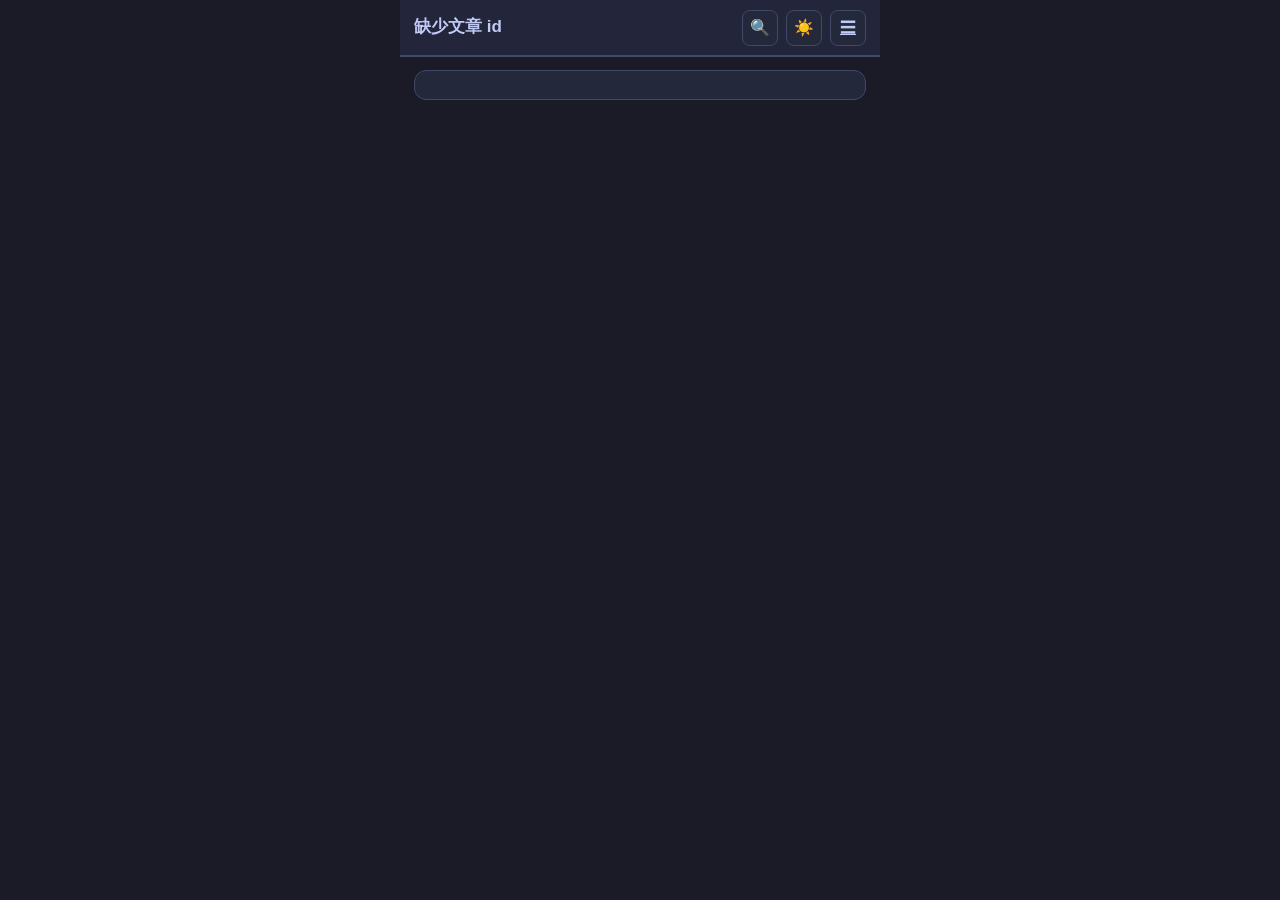
<file: post.html>
<!DOCTYPE html>
<html lang="zh-CN" data-theme="dark">
<head>
  <meta charset="UTF-8" />
  <meta name="viewport" content="width=device-width, initial-scale=1.0, maximum-scale=1.0, user-scalable=no" />
  <title>笔记</title>
  <link rel="stylesheet" href="assets/theme.css?v=20260814b" />
</head>
<body>
  <header class="header">
    <h1 id="post-title">加载中…</h1>
    <div class="header-actions">
      <button class="header-btn" id="search-toggle" onclick="toggleSearch()">🔍</button>
      <button class="header-btn" id="theme-toggle" onclick="toggleTheme()">🌙</button>
      <a class="header-btn" href="index.html" title="目录">☰</a>
    </div>
  </header>
  <div class="search-box" id="search-box">
    <input class="search-input" id="search-input" placeholder="搜索本节内容…" oninput="filterAccordion(this.value)" />
  </div>
  <div class="container">
    <div class="intro-card" id="post-intro"></div>
    <div id="lock-panel" class="lock-card hidden">
      <div style="font-size:28px;margin-bottom:6px">🔒</div>
      <div style="font-weight:700;margin-bottom:4px">私密内容</div>
      <div class="muted" style="font-size:13px;margin-bottom:8px">请输入密码后查看正文</div>
      <input id="lock-password" type="password" placeholder="输入访问密码" autocomplete="current-password" />
      <button class="btn btn-primary" style="margin-top:8px;padding:8px 16px" onclick="unlockPost()">解锁阅读</button>
      <div id="lock-status" class="status" style="margin-top:8px"></div>
    </div>
    <div class="accordion" id="accordion"></div>
  </div>
  <button class="back-top" id="back-top" onclick="scrollToTop()">↑</button>
  <div class="footer" id="post-footer"></div>
  <script src="assets/crypto.js?v=20260814b"></script>
  <script src="assets/reader.js?v=20260814b"></script>
  <script>
    function qs(name) {
      return new URLSearchParams(location.search).get(name);
    }
    let currentPost = null;

    function showLock(msg) {
      document.getElementById('lock-panel').classList.remove('hidden');
      document.getElementById('accordion').innerHTML = '';
      if (msg) {
        const el = document.getElementById('lock-status');
        el.textContent = msg;
        el.className = 'status err';
      }
    }

    function showContent(post, sections, intro) {
      document.getElementById('lock-panel').classList.add('hidden');
      document.getElementById('post-intro').textContent = intro != null ? intro : (post.intro || '');
      renderAccordion(sections || [], 'accordion');
    }

    async function unlockPost() {
      const pwd = document.getElementById('lock-password').value;
      const el = document.getElementById('lock-status');
      if (!pwd) {
        el.textContent = '请输入密码';
        el.className = 'status err';
        return;
      }
      try {
        const payload = await NotesCrypto.decryptPayload(pwd, currentPost.enc);
        NotesCrypto.rememberUnlock(currentPost.id, pwd);
        showContent(currentPost, payload.sections, payload.intro != null ? payload.intro : currentPost.intro);
        el.textContent = '';
      } catch (e) {
        el.textContent = e.message || '解锁失败';
        el.className = 'status err';
      }
    }

    document.getElementById('lock-password').addEventListener('keydown', function (e) {
      if (e.key === 'Enter') unlockPost();
    });

    async function boot() {
      const id = qs('id');
      if (!id) {
        document.getElementById('post-title').textContent = '缺少文章 id';
        return;
      }
      try {
        const post = await loadJSON('content/posts/' + id + '.json');
        currentPost = post;
        document.title = post.title || id;
        document.getElementById('post-title').textContent = post.title || id;
        document.getElementById('post-footer').textContent = (post.updated ? ('更新：' + post.updated + ' · ') : '') + id;

        if (post.private && post.enc) {
          document.getElementById('post-intro').textContent = '此文为私密内容';
          const remembered = NotesCrypto.getRemembered(id);
          if (remembered) {
            try {
              const payload = await NotesCrypto.decryptPayload(remembered, post.enc);
              showContent(post, payload.sections, payload.intro != null ? payload.intro : post.intro);
              return;
            } catch (e) {}
          }
          showLock();
          return;
        }

        document.getElementById('post-intro').textContent = post.intro || '';
        renderAccordion(post.sections || [], 'accordion');
      } catch (e) {
        document.getElementById('post-title').textContent = '加载失败';
        document.getElementById('post-intro').textContent = e.message;
      }
    }
    boot();
  </script>
</body>
</html>
</file>
<file: assets/theme.css>
:root[data-theme="dark"] {
  --bg:#1a1b26; --card-bg:#24283b; --text:#c0caf5; --text-secondary:#565f89;
  --border:#414868; --accent:#7aa2f7; --accent2:#bb9af7; --code-bg:#1f2335;
  --code-text:#9ece6a; --header-bg:rgba(36,40,59,.95);
  --tip-border:#9ece6a; --tip-bg:rgba(158,206,106,.1);
  --warning-border:#f7768e; --warning-bg:rgba(247,118,142,.1);
  --info-border:#7aa2f7; --info-bg:rgba(122,162,247,.1);
  --badge-bg:#7aa2f7; --badge-text:#1a1b26;
}
:root[data-theme="light"] {
  --bg:#f8fafc; --card-bg:#fff; --text:#1e293b; --text-secondary:#64748b;
  --border:#e2e8f0; --accent:#2563eb; --accent2:#7c3aed; --code-bg:#f1f5f9;
  --code-text:#059669; --header-bg:rgba(255,255,255,.95);
  --tip-border:#059669; --tip-bg:rgba(5,150,105,.08);
  --warning-border:#dc2626; --warning-bg:rgba(220,38,38,.08);
  --info-border:#2563eb; --info-bg:rgba(37,99,235,.08);
  --badge-bg:#2563eb; --badge-text:#fff;
}
*{margin:0;padding:0;box-sizing:border-box}
html{scroll-behavior:smooth}
body{
  font-family:-apple-system,BlinkMacSystemFont,"Segoe UI",Roboto,sans-serif;
  font-size:15px;line-height:1.7;background:var(--bg);color:var(--text);
  transition:background .3s,color .3s;padding-top:56px;-webkit-tap-highlight-color:transparent;
}
.header{
  position:fixed;top:0;left:50%;transform:translateX(-50%);
  width:100%;max-width:480px;height:56px;background:var(--header-bg);
  backdrop-filter:blur(12px);-webkit-backdrop-filter:blur(12px);
  border-bottom:1px solid var(--border);display:flex;align-items:center;justify-content:space-between;
  padding:0 14px;z-index:100;
}
.header h1{font-size:17px;font-weight:700;white-space:nowrap;overflow:hidden;text-overflow:ellipsis}
.header-actions{display:flex;gap:8px;flex-shrink:0}
.header-btn,.btn{
  border:1px solid var(--border);background:var(--card-bg);color:var(--text);
  border-radius:8px;cursor:pointer;font-size:13px;
}
.header-btn{width:36px;height:36px;display:flex;align-items:center;justify-content:center;font-size:16px}
.header-btn:active,.btn:active{transform:scale(.96)}
.container{max-width:480px;margin:0 auto;padding:14px}
.intro-card,.menu-card,.post-card{
  background:var(--card-bg);border:1px solid var(--border);border-radius:12px;
  padding:14px 16px;margin-bottom:12px;
}
.intro-card{font-size:13.5px;color:var(--text-secondary)}
.menu-card a,.post-card a{color:inherit;text-decoration:none;display:block}
.menu-title{font-size:16px;font-weight:700;margin-bottom:4px}
.menu-desc{font-size:13px;color:var(--text-secondary)}
.menu-meta{font-size:12px;color:var(--text-secondary);margin-top:8px}
.accordion{display:flex;flex-direction:column;gap:10px;overflow-anchor:none}
.accordion-item{background:var(--card-bg);border:1px solid var(--border);border-radius:12px;overflow:visible}
.accordion-item.active{border-color:var(--accent)}
.accordion-header{display:flex;align-items:center;gap:10px;padding:13px 14px;cursor:pointer;user-select:none}
.badge{width:28px;height:28px;border-radius:50%;background:var(--badge-bg);color:var(--badge-text);
  display:flex;align-items:center;justify-content:center;font-size:13px;font-weight:700;flex-shrink:0}
.accordion-title{flex:1;font-size:15px;font-weight:600}
.accordion-icon{color:var(--text-secondary);font-size:11px;transition:transform .2s}
.accordion-item.active .accordion-icon{transform:rotate(180deg)}
/* 不用 max-height / grid 动画，避免超长章节开合后滚动错位、看起来像章节丢失 */
.accordion-content{display:none}
.accordion-item.active > .accordion-content{display:block}
.accordion-inner{padding:0 14px 14px;border-top:1px solid var(--border)}
.accordion-inner p{margin:8px 0}
.subheading{font-size:15.5px;font-weight:700;color:var(--accent);margin:16px 0 6px;padding-top:6px;border-top:1px solid var(--border)}
.accordion-inner .subheading:first-child{border-top:none;margin-top:4px}
.code-block{position:relative;margin:10px 0;background:var(--code-bg);border-radius:8px;overflow:hidden;border:1px solid var(--border)}
.code-block pre{overflow-x:auto;padding:12px 14px;margin:0}
.code-block code{font-family:"SF Mono","Cascadia Code",Consolas,monospace;font-size:13px;line-height:1.5;color:var(--code-text);white-space:pre}
.copy-btn{position:absolute;top:6px;right:6px;background:var(--card-bg);border:1px solid var(--border);color:var(--text-secondary);padding:3px 10px;border-radius:6px;font-size:12px;cursor:pointer;opacity:0;transition:opacity .2s}
.code-block:hover .copy-btn,.code-block:active .copy-btn{opacity:1}
.copy-btn.copied{color:var(--tip-border);border-color:var(--tip-border)}
.inline-code{font-family:Consolas,monospace;font-size:13px;background:var(--code-bg);color:var(--code-text);padding:1px 5px;border-radius:4px}
.callout{margin:10px 0;padding:10px 14px;border-radius:8px;border-left:3px solid;font-size:14px}
.callout-tip{border-color:var(--tip-border);background:var(--tip-bg)}
.callout-warning{border-color:var(--warning-border);background:var(--warning-bg)}
.callout-info{border-color:var(--info-border);background:var(--info-bg)}
.ul{padding-left:18px;margin:8px 0}
.ul li{margin:4px 0}
.back-top{
  position:fixed;right:max(12px, calc(50% - 228px));bottom:24px;width:42px;height:42px;border-radius:50%;
  border:1px solid var(--border);background:var(--card-bg);color:var(--text);display:none;align-items:center;justify-content:center;cursor:pointer;z-index:90
}
.back-top.visible{display:flex}
.footer{text-align:center;color:var(--text-secondary);font-size:12px;padding:20px 0 30px}
.search-box{position:fixed;top:56px;left:50%;transform:translateX(-50%);width:100%;max-width:480px;background:var(--header-bg);border-bottom:1px solid var(--border);padding:0 14px;z-index:99;max-height:0;overflow:hidden;transition:max-height .3s}
.search-box.active{max-height:60px;padding:10px 14px}
.search-input{width:100%;height:38px;border:1px solid var(--border);background:var(--bg);color:var(--text);border-radius:8px;padding:0 14px;outline:none}
.hidden{display:none!important}
.lock-card{background:var(--card-bg);border:1px solid var(--border);border-radius:12px;padding:22px 16px;margin:12px 0;text-align:center}
.lock-card .muted{color:var(--text-secondary)}
.lock-card input{width:100%;max-width:280px;margin:10px auto;display:block;border:1px solid var(--border);background:var(--bg);color:var(--text);border-radius:8px;padding:10px 12px;outline:none}
.status{font-size:13px}
.status.err{color:var(--warning-border)}
.status.ok{color:var(--tip-border)}
.cat-tabs{display:flex;gap:8px;overflow-x:auto;padding:2px 0 12px;-webkit-overflow-scrolling:touch;scrollbar-width:none}
.cat-tabs::-webkit-scrollbar{display:none}
.cat-tab{flex:0 0 auto;border:1px solid var(--border);background:var(--card-bg);color:var(--text);border-radius:999px;padding:8px 14px;font-size:13px;cursor:pointer;display:inline-flex;align-items:center;gap:6px}
.cat-tab.active{background:var(--accent);color:var(--badge-text);border-color:var(--accent)}
.cat-count{font-size:11px;opacity:.85;min-width:18px;height:18px;border-radius:999px;display:inline-flex;align-items:center;justify-content:center;background:rgba(0,0,0,.12);padding:0 5px}
.cat-tab.active .cat-count{background:rgba(255,255,255,.22)}
</file>
